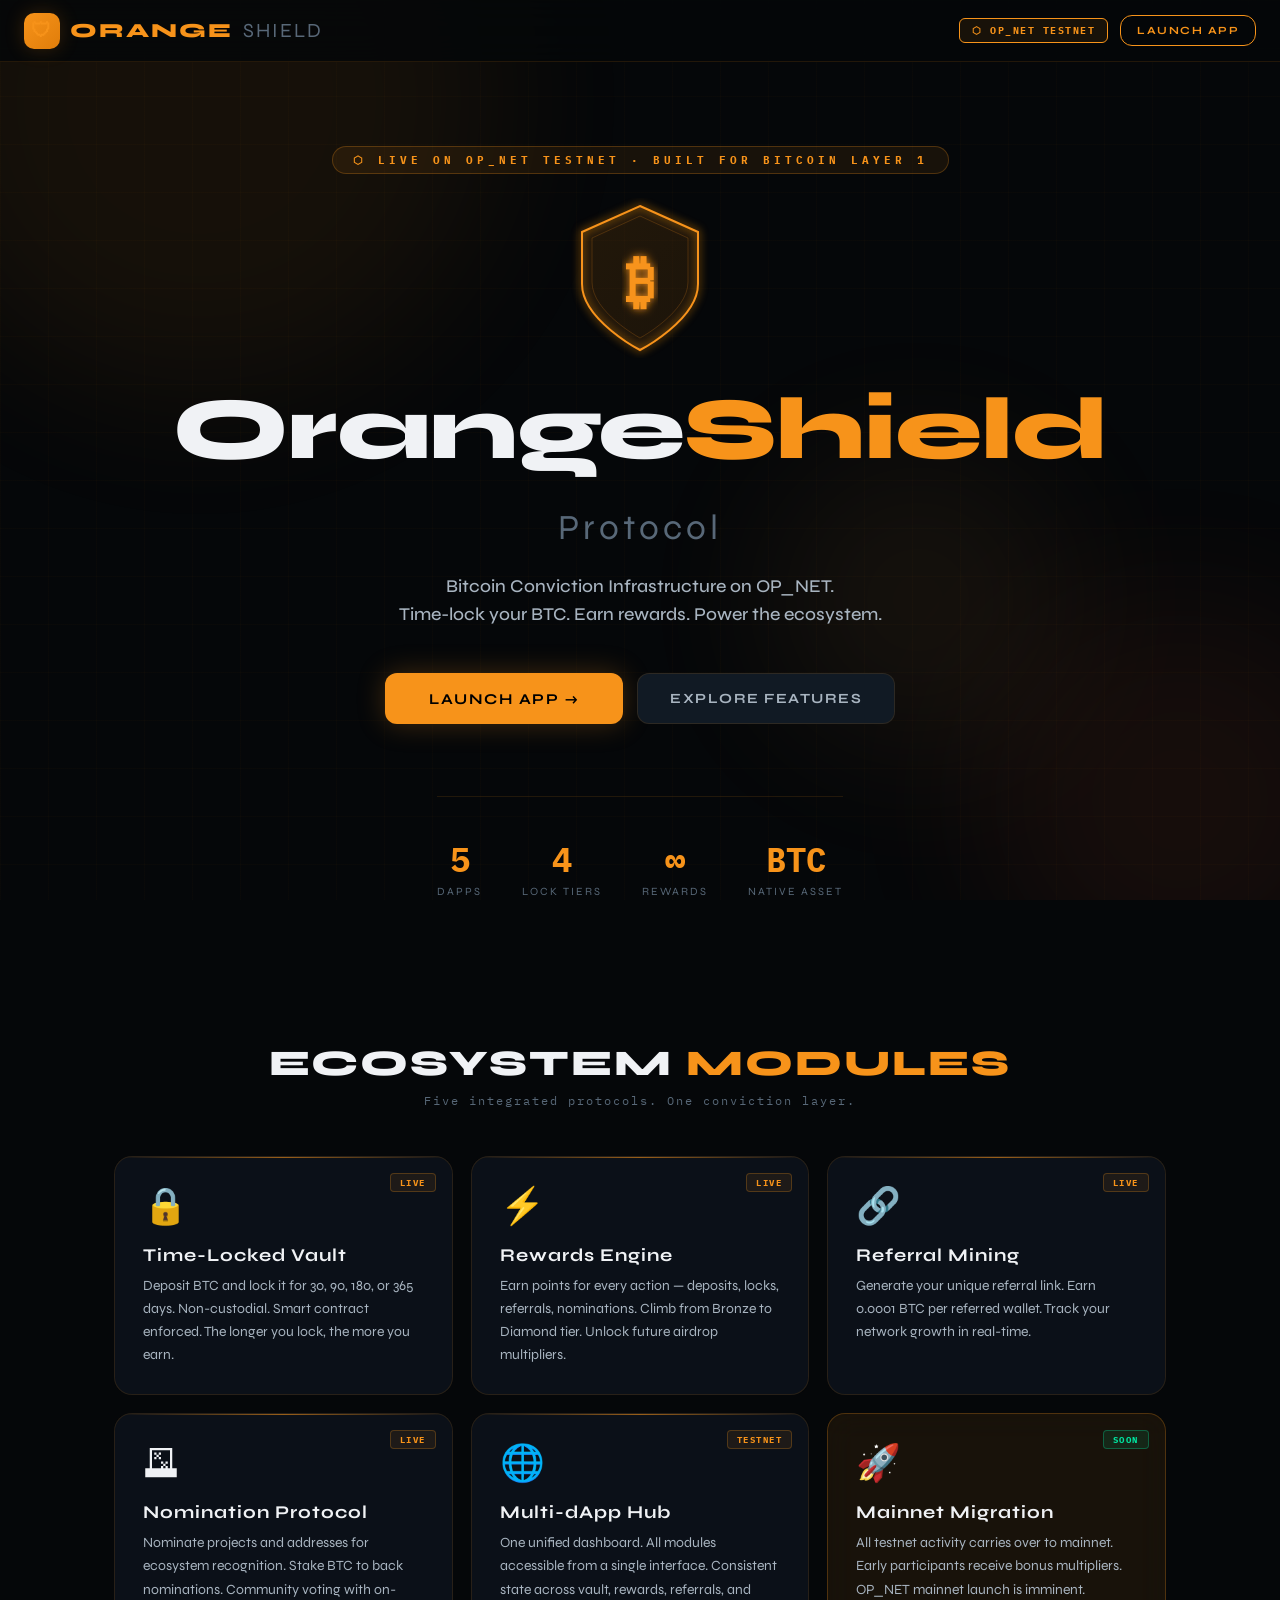
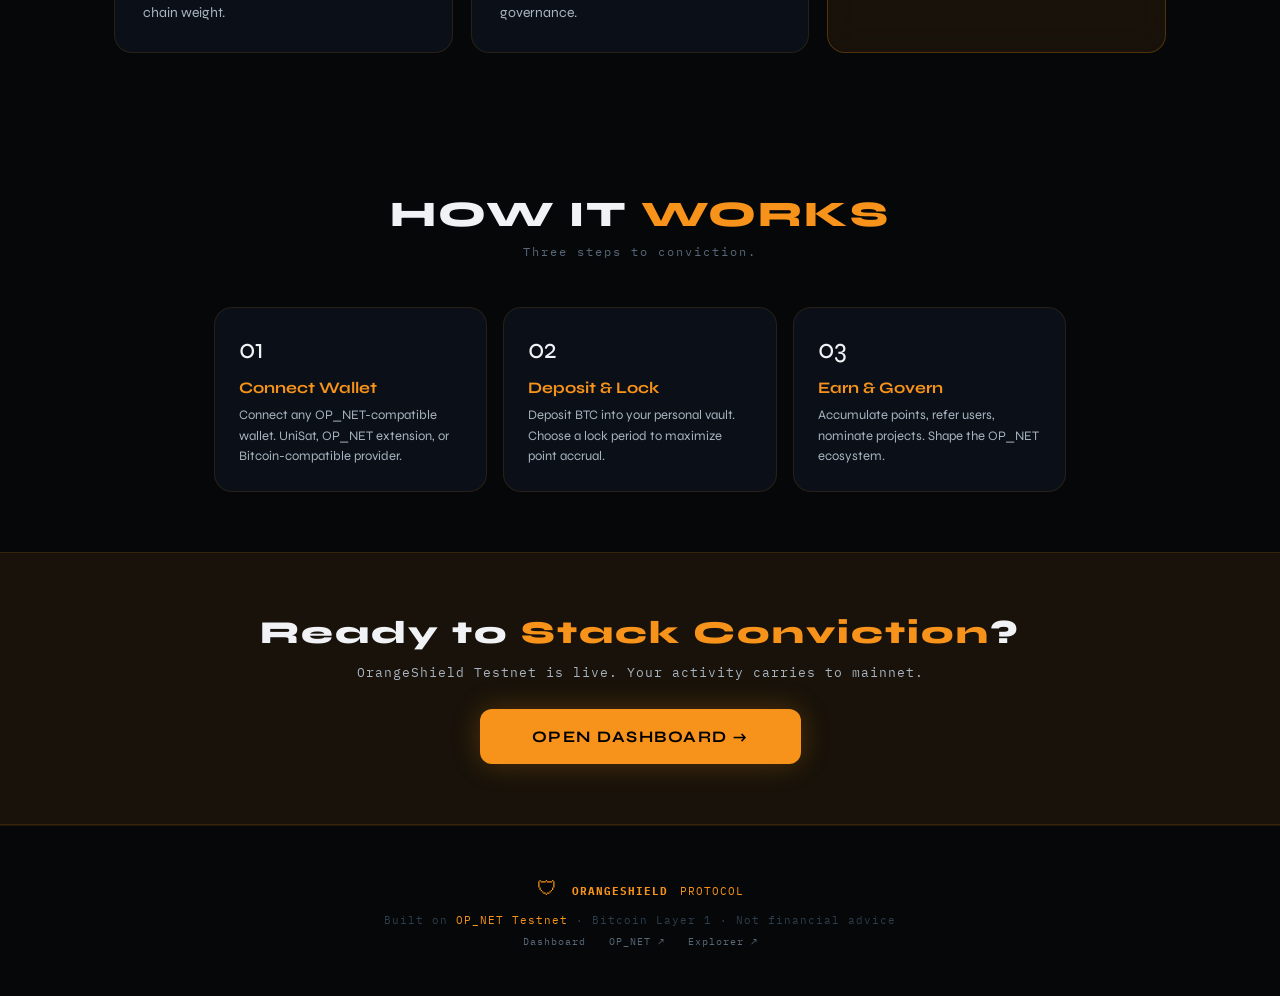
<file: index.html>
<!DOCTYPE html>
<html lang="en">
<head>
  <meta charset="UTF-8" />
  <meta name="viewport" content="width=device-width, initial-scale=1.0" />
  <title>OrangeShield — Bitcoin Conviction Infrastructure on OP_NET</title>
  <link rel="stylesheet" href="style.css" />
  <style>
    /* Auto-redirect banner */
    .reconnect-bar {
      position: fixed; top: var(--topbar-h); left: 0; right: 0; z-index: 150;
      background: rgba(247,147,26,0.12); border-bottom: 1px solid var(--border2);
      padding: 10px 24px; text-align: center;
      font-family: var(--mono); font-size: 12px; color: var(--or);
      display: none;
    }
    .reconnect-bar.show { display: block; }
    .reconnect-bar a { color: var(--or); font-weight: 700; text-decoration: underline; }
  </style>
</head>
<body>
<div class="bg-canvas">
  <div class="bg-orb bg-orb-1"></div>
  <div class="bg-orb bg-orb-2"></div>
  <div class="bg-orb bg-orb-3"></div>
</div>
<div class="grid-overlay"></div>
<div id="toasts"></div>

<!-- TOPBAR -->
<header class="topbar">
  <a href="index.html" class="topbar-logo">
    <div class="logo-mark">🛡</div>
    ORANGE<span style="color:var(--text3);font-weight:400">SHIELD</span>
  </a>
  <div class="topbar-right">
    <span class="net-badge">⬡ OP_NET TESTNET</span>
    <a href="dashboard.html" class="btn btn-outline btn-sm">Launch App</a>
  </div>
</header>

<!-- RECONNECT BAR -->
<div class="reconnect-bar" id="reconnect-bar">
  Wallet session detected. <a href="dashboard.html">→ Resume Dashboard</a>
</div>

<!-- LANDING -->
<div class="landing" style="padding-top: var(--topbar-h);">

  <!-- HERO -->
  <section class="hero-section">
    <div class="hero-eyebrow">⬡ Live on OP_NET Testnet · Built for Bitcoin Layer 1</div>

    <div class="hero-shield">
      <svg viewBox="0 0 140 160" fill="none" xmlns="http://www.w3.org/2000/svg">
        <defs>
          <linearGradient id="sg" x1="0" y1="0" x2="1" y2="1">
            <stop offset="0%" stop-color="#f7931a"/>
            <stop offset="100%" stop-color="#c97616"/>
          </linearGradient>
          <filter id="glow2">
            <feGaussianBlur stdDeviation="4" result="blur"/>
            <feMerge><feMergeNode in="blur"/><feMergeNode in="SourceGraphic"/></feMerge>
          </filter>
        </defs>
        <path d="M70 8 L128 34 L128 86 C128 122 70 152 70 152 C70 152 12 122 12 86 L12 34 Z"
          fill="url(#sg)" opacity="0.12"/>
        <path d="M70 8 L128 34 L128 86 C128 122 70 152 70 152 C70 152 12 122 12 86 L12 34 Z"
          fill="none" stroke="#f7931a" stroke-width="2" filter="url(#glow2)"/>
        <path d="M70 18 L118 40 L118 84 C118 114 70 140 70 140 C70 140 22 114 22 84 L22 40 Z"
          fill="none" stroke="rgba(247,147,26,0.2)" stroke-width="1"/>
        <text x="70" y="104" text-anchor="middle" font-family="Syne,sans-serif"
          font-weight="800" font-size="58" fill="#f7931a" filter="url(#glow2)">₿</text>
      </svg>
    </div>

    <h1 class="hero-title">
      Orange<span class="accent">Shield</span><br/>
      <span class="dim" style="font-size:40%;letter-spacing:4px;">Protocol</span>
    </h1>
    <p class="hero-tagline">
      Bitcoin Conviction Infrastructure on OP_NET.<br/>
      Time-lock your BTC. Earn rewards. Power the ecosystem.
    </p>

    <div class="hero-cta">
      <a href="dashboard.html" class="btn btn-primary" style="font-size:15px;padding:16px 44px;">
        Launch App →
      </a>
      <a href="#features" class="btn btn-ghost" style="font-size:14px;padding:16px 32px;">
        Explore Features
      </a>
    </div>

    <div class="hero-stats">
      <div>
        <div class="hero-stat-val">5</div>
        <div class="hero-stat-lbl">dApps</div>
      </div>
      <div>
        <div class="hero-stat-val">4</div>
        <div class="hero-stat-lbl">Lock Tiers</div>
      </div>
      <div>
        <div class="hero-stat-val">∞</div>
        <div class="hero-stat-lbl">Rewards</div>
      </div>
      <div>
        <div class="hero-stat-val">BTC</div>
        <div class="hero-stat-lbl">Native Asset</div>
      </div>
    </div>
  </section>

  <!-- FEATURES -->
  <section class="features-section" id="features">
    <h2 class="features-title">Ecosystem <span>Modules</span></h2>
    <p class="features-sub">Five integrated protocols. One conviction layer.</p>

    <div class="feat-grid">
      <div class="card card-glow feat-card">
        <span class="feat-ico">🔒</span>
        <span class="feat-tag">LIVE</span>
        <div class="feat-title">Time-Locked Vault</div>
        <p class="feat-desc">
          Deposit BTC and lock it for 30, 90, 180, or 365 days. 
          Non-custodial. Smart contract enforced.
          The longer you lock, the more you earn.
        </p>
      </div>

      <div class="card card-glow feat-card">
        <span class="feat-ico">⚡</span>
        <span class="feat-tag">LIVE</span>
        <div class="feat-title">Rewards Engine</div>
        <p class="feat-desc">
          Earn points for every action — deposits, locks, referrals, nominations.
          Climb from Bronze to Diamond tier.
          Unlock future airdrop multipliers.
        </p>
      </div>

      <div class="card card-glow feat-card">
        <span class="feat-ico">🔗</span>
        <span class="feat-tag">LIVE</span>
        <div class="feat-title">Referral Mining</div>
        <p class="feat-desc">
          Generate your unique referral link. 
          Earn 0.0001 BTC per referred wallet.
          Track your network growth in real-time.
        </p>
      </div>

      <div class="card card-glow feat-card">
        <span class="feat-ico">🗳</span>
        <span class="feat-tag">LIVE</span>
        <div class="feat-title">Nomination Protocol</div>
        <p class="feat-desc">
          Nominate projects and addresses for ecosystem recognition.
          Stake BTC to back nominations.
          Community voting with on-chain weight.
        </p>
      </div>

      <div class="card card-glow feat-card">
        <span class="feat-ico">🌐</span>
        <span class="feat-tag">TESTNET</span>
        <div class="feat-title">Multi-dApp Hub</div>
        <p class="feat-desc">
          One unified dashboard. All modules accessible from a single interface.
          Consistent state across vault, rewards, referrals, and governance.
        </p>
      </div>

      <div class="card feat-card" style="background: var(--or-dim); border-color: var(--border2);">
        <span class="feat-ico">🚀</span>
        <span class="feat-tag" style="background:rgba(0,229,160,0.1);color:var(--green);border-color:rgba(0,229,160,0.3);">SOON</span>
        <div class="feat-title">Mainnet Migration</div>
        <p class="feat-desc">
          All testnet activity carries over to mainnet.
          Early participants receive bonus multipliers.
          OP_NET mainnet launch is imminent.
        </p>
      </div>
    </div>
  </section>

  <!-- HOW IT WORKS -->
  <section style="padding: 60px 24px; max-width:900px; margin: 0 auto; text-align:center;">
    <h2 class="features-title" style="margin-bottom:8px;">How It <span>Works</span></h2>
    <p class="features-sub">Three steps to conviction.</p>
    <div style="display:grid; grid-template-columns:repeat(auto-fill,minmax(240px,1fr)); gap:16px; margin-top:40px; text-align:left;">
      <div class="card" style="padding:24px;">
        <div style="font-size:28px;margin-bottom:12px;">01</div>
        <div style="font-size:16px;font-weight:700;margin-bottom:8px;color:var(--or);">Connect Wallet</div>
        <p style="font-size:13px;color:var(--text2);line-height:1.6;">
          Connect any OP_NET-compatible wallet. UniSat, OP_NET extension, or Bitcoin-compatible provider.
        </p>
      </div>
      <div class="card" style="padding:24px;">
        <div style="font-size:28px;margin-bottom:12px;">02</div>
        <div style="font-size:16px;font-weight:700;margin-bottom:8px;color:var(--or);">Deposit & Lock</div>
        <p style="font-size:13px;color:var(--text2);line-height:1.6;">
          Deposit BTC into your personal vault. Choose a lock period to maximize point accrual.
        </p>
      </div>
      <div class="card" style="padding:24px;">
        <div style="font-size:28px;margin-bottom:12px;">03</div>
        <div style="font-size:16px;font-weight:700;margin-bottom:8px;color:var(--or);">Earn & Govern</div>
        <p style="font-size:13px;color:var(--text2);line-height:1.6;">
          Accumulate points, refer users, nominate projects. Shape the OP_NET ecosystem.
        </p>
      </div>
    </div>
  </section>

  <!-- CTA BAND -->
  <section style="padding:60px 24px; text-align:center; border-top:1px solid var(--border); border-bottom:1px solid var(--border); background:var(--or-dim);">
    <h2 style="font-size:32px;font-weight:800;letter-spacing:2px;margin-bottom:12px;">
      Ready to <span style="color:var(--or);">Stack Conviction</span>?
    </h2>
    <p style="font-family:var(--mono);font-size:13px;color:var(--text2);margin-bottom:28px;letter-spacing:1px;">
      OrangeShield Testnet is live. Your activity carries to mainnet.
    </p>
    <a href="dashboard.html" class="btn btn-primary" style="font-size:16px;padding:18px 52px;">
      Open Dashboard →
    </a>
  </section>

  <!-- FOOTER -->
  <footer class="landing-footer">
    <div style="margin-bottom:12px;">
      <span style="font-size:20px;">🛡</span>
      <span style="color:var(--or);font-weight:700;margin-left:6px;">ORANGESHIELD</span>
      <span style="margin-left:4px;">PROTOCOL</span>
    </div>
    <div>Built on <span>OP_NET Testnet</span> · Bitcoin Layer 1 · Not financial advice</div>
    <div style="margin-top:8px;font-size:10px;">
      <a href="dashboard.html" style="color:var(--text3);margin:0 8px;">Dashboard</a>
      <a href="https://opnet.org" target="_blank" style="color:var(--text3);margin:0 8px;">OP_NET ↗</a>
      <a href="https://explorer.testnet.opnet.org" target="_blank" style="color:var(--text3);margin:0 8px;">Explorer ↗</a>
    </div>
  </footer>
</div>

<script src="wallet.js"></script>
<script>
  document.addEventListener('DOMContentLoaded', () => {
    const saved = localStorage.getItem('opnet_wallet');
    if (saved) {
      const bar = document.getElementById('reconnect-bar');
      if (bar) bar.classList.add('show');
    }
  });
</script>
</body>
</html>
</file>
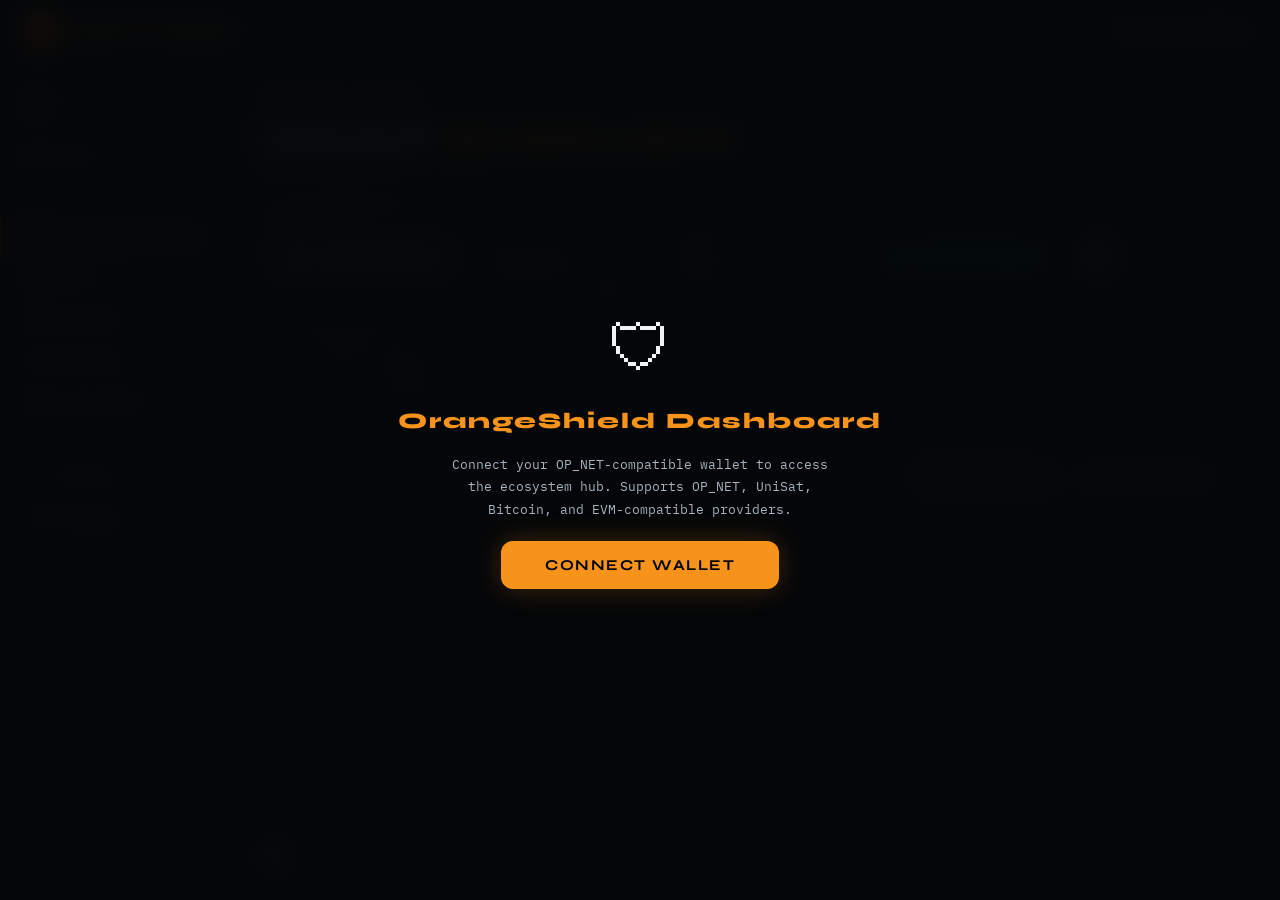
<file: dashboard.html>
<!DOCTYPE html>
<html lang="en">
<head>
  <meta charset="UTF-8"/>
  <meta name="viewport" content="width=device-width,initial-scale=1.0"/>
  <title>OrangeShield — Dashboard</title>
  <link rel="stylesheet" href="style.css"/>
  <style>
    /* Mobile nav strip */
    .mobile-strip {
      display: none;
      position: sticky; top: var(--topbar-h); z-index: 99;
      background: var(--bg1);
      border-bottom: 1px solid var(--border);
      padding: 8px 12px;
      overflow-x: auto; gap: 6px;
    }
    @media(max-width:900px) { .mobile-strip { display: flex; } }
    .ms-btn {
      flex-shrink: 0; padding: 7px 14px; border-radius: 8px;
      border: 1px solid var(--border); background: var(--bg2);
      color: var(--text2); font-family: var(--display); font-weight: 600;
      font-size: 12px; cursor: pointer; transition: all 0.15s;
    }
    .ms-btn.active { border-color: var(--or); color: var(--or); background: var(--or-dim); }
  </style>
</head>
<body>
<div class="bg-canvas">
  <div class="bg-orb bg-orb-1"></div>
  <div class="bg-orb bg-orb-2"></div>
</div>
<div class="grid-overlay"></div>
<div id="toasts"></div>

<!-- GATE OVERLAY -->
<div class="gate" id="gate">
  <div class="gate-ico">🛡</div>
  <div class="gate-title">OrangeShield Dashboard</div>
  <div class="gate-sub">
    Connect your OP_NET-compatible wallet to access the ecosystem hub.
    Supports OP_NET, UniSat, Bitcoin, and EVM-compatible providers.
  </div>
  <button class="btn btn-primary" id="gate-connect-btn" style="font-size:15px;padding:15px 44px;">
    Connect Wallet
  </button>
  <div class="wallet-req-panel" id="wallet-req-panel">
    <h3>⚠ No Wallet Detected</h3>
    <p>
      OrangeShield requires a Bitcoin or OP_NET wallet extension.<br/><br/>
      Install the <a href="https://opnet.org" target="_blank">OP_NET Wallet</a> or
      <a href="https://unisat.io" target="_blank">UniSat Wallet</a>, then refresh.
    </p>
  </div>
  <div class="err-panel" id="gate-err" style="max-width:400px;text-align:left;margin-top:0;">
    <div class="err-title">Connection Error</div>
    <div class="err-msg"></div>
  </div>
</div>

<!-- TOPBAR -->
<header class="topbar">
  <a href="index.html" class="topbar-logo">
    <div class="logo-mark">🛡</div>
    ORANGE<span style="color:var(--text3);font-weight:400">SHIELD</span>
  </a>
  <div class="topbar-right">
    <span class="wallet-chip" id="wallet-chip"></span>
    <span class="net-badge">⬡ OP_NET TESTNET</span>
  </div>
</header>

<!-- AUDIO BTN -->
<button class="audio-btn" id="audio-btn" title="Play ambient">🔇</button>

<div class="app-shell">

  <!-- MOBILE STRIP -->
  <nav class="mobile-strip">
    <button class="ms-btn active" onclick="showSection('overview')">◈ Overview</button>
    <button class="ms-btn" onclick="showSection('vault')">🔒 Vault</button>
    <button class="ms-btn" onclick="showSection('rewards')">⚡ Rewards</button>
    <button class="ms-btn" onclick="showSection('referrals')">🔗 Referrals</button>
    <button class="ms-btn" onclick="showSection('nomination')">🗳 Nominate</button>
    <button class="ms-btn" onclick="showSection('activity')">≡ Activity</button>
    <button class="ms-btn" onclick="showSection('settings')">⚙ Settings</button>
  </nav>

  <!-- SIDEBAR -->
  <nav class="sidebar">
    <div class="sidebar-profile">
      <div class="sidebar-avatar" id="sb-avatar">?</div>
      <div class="sidebar-addr" id="sb-addr">—</div>
      <div class="sidebar-tier" id="sb-tier">🥉 Bronze</div>
    </div>

    <div class="nav-group-label" style="margin-bottom:8px;">Main</div>
    <button class="nav-item active" id="nav-overview"  onclick="showSection('overview')"><span class="nav-icon">◈</span> Overview</button>
    <button class="nav-item" id="nav-vault"      onclick="showSection('vault')"><span class="nav-icon">🔒</span> Vault</button>
    <button class="nav-item" id="nav-rewards"    onclick="showSection('rewards')"><span class="nav-icon">⚡</span> Rewards</button>
    <button class="nav-item" id="nav-referrals"  onclick="showSection('referrals')"><span class="nav-icon">🔗</span> Referrals</button>
    <button class="nav-item" id="nav-nomination" onclick="showSection('nomination')"><span class="nav-icon">🗳</span> Nomination</button>

    <div class="nav-group-label" style="margin-top:16px;margin-bottom:8px;">System</div>
    <button class="nav-item" id="nav-activity" onclick="showSection('activity')"><span class="nav-icon">≡</span> Activity</button>
    <button class="nav-item" id="nav-settings" onclick="showSection('settings')"><span class="nav-icon">⚙</span> Settings</button>

    <div class="sidebar-bottom">
      <button class="btn btn-danger btn-full btn-sm" id="nav-disconnect">
        ⏻ Disconnect
      </button>
      <div style="margin-top:10px;font-family:var(--mono);font-size:9px;color:var(--text4);letter-spacing:1px;text-align:center;">
        OP_NET TESTNET v2.0
      </div>
    </div>
  </nav>

  <!-- MAIN WRAP -->
  <div class="main-wrap">

    <!-- ═══════════════ OVERVIEW ═══════════════ -->
    <section class="section active" id="sec-overview">
      <div class="breadcrumb">
        <span>OrangeShield</span><span class="breadcrumb-sep">/</span>
        <span class="breadcrumb-current">Overview</span>
      </div>
      <div class="page-hdr">
        <div class="page-title">Vault <span>Overview</span></div>
        <div class="page-sub">Real-time ecosystem snapshot · OP_NET Testnet</div>
      </div>

      <div class="stat-grid">
        <div class="card stat-card card-glow" data-icon="₿">
          <div class="stat-label">Vault Balance</div>
          <div class="stat-val orange" id="ov-bal">0.00000000</div>
          <div class="stat-meta">BTC</div>
        </div>
        <div class="card stat-card card-glow" data-icon="🔒">
          <div class="stat-label">Lock Status</div>
          <div id="ov-lock-badge" class="badge badge-unlock" style="margin:8px 0;">● UNLOCKED</div>
          <div class="stat-meta" id="ov-lock-exp">No active lock</div>
        </div>
        <div class="card stat-card card-glow" data-icon="⚡">
          <div class="stat-label">Rewards Points</div>
          <div class="stat-val blue" id="ov-pts">0</div>
          <div class="stat-meta" id="ov-tier">Bronze Tier</div>
        </div>
        <div class="card stat-card card-glow" data-icon="🔗">
          <div class="stat-label">Referral Earnings</div>
          <div class="stat-val green" id="ov-ref-earn">0.00000000</div>
          <div class="stat-meta">BTC earned</div>
        </div>
        <div class="card stat-card card-glow" data-icon="🗳">
          <div class="stat-label">Nominations</div>
          <div class="stat-val" id="ov-noms">0</div>
          <div class="stat-meta">Submitted</div>
        </div>
        <div class="card stat-card card-glow" data-icon="📋">
          <div class="stat-label">Last Transaction</div>
          <div class="stat-val" id="ov-last-tx" style="font-size:13px;font-family:var(--mono);word-break:break-all;">—</div>
          <div class="stat-meta"><a id="ov-tx-link" href="#" target="_blank" style="color:var(--or);display:none;">View ↗</a></div>
        </div>
      </div>

      <!-- Mini vault display -->
      <div class="card card-glow" style="padding:24px;margin-bottom:16px;">
        <div style="display:flex;justify-content:space-between;align-items:center;flex-wrap:wrap;gap:16px;">
          <div>
            <div class="stat-label">Countdown to Unlock</div>
            <div id="ov-countdown">
              <span style="color:var(--text3);font-family:var(--mono);font-size:13px;">No active lock</span>
            </div>
          </div>
          <div style="display:flex;gap:10px;flex-wrap:wrap;">
            <button class="btn btn-outline btn-sm" onclick="showSection('vault')">Open Vault →</button>
            <button class="btn btn-ghost btn-sm" onclick="showSection('rewards')">View Rewards</button>
          </div>
        </div>
      </div>
    </section>

    <!-- ═══════════════ VAULT ═══════════════ -->
    <section class="section" id="sec-vault">
      <div class="breadcrumb">
        <a href="#" onclick="showSection('overview')">Overview</a>
        <span class="breadcrumb-sep">/</span>
        <span class="breadcrumb-current">Vault</span>
      </div>
      <div class="page-hdr">
        <div class="page-title"><span>Vault</span> Manager</div>
        <div class="page-sub">Deposit · Withdraw · Lock · OP_NET Testnet</div>
      </div>

      <!-- Balance banner -->
      <div class="card card-glow" style="padding:22px 26px;margin-bottom:20px;display:flex;align-items:center;justify-content:space-between;flex-wrap:wrap;gap:16px;">
        <div>
          <div class="stat-label">Vault Balance</div>
          <div style="font-size:42px;font-weight:800;color:var(--or);line-height:1;font-family:var(--mono);">
            <span id="vt-bal">0.00000000</span>
            <span style="font-size:18px;color:var(--text3);margin-left:6px;">BTC</span>
          </div>
        </div>
        <div style="text-align:right;">
          <div id="vt-lock-badge" class="badge badge-unlock" style="margin-bottom:6px;">● UNLOCKED</div>
          <div id="vt-lock-exp" style="font-family:var(--mono);font-size:10px;color:var(--text3);">No expiry</div>
        </div>
      </div>

      <!-- Countdown -->
      <div class="card" style="padding:20px;margin-bottom:20px;">
        <div class="stat-label" style="margin-bottom:10px;">Lock Countdown</div>
        <div id="vt-countdown"></div>
      </div>

      <!-- Three panels in grid -->
      <div style="display:grid;grid-template-columns:repeat(auto-fill,minmax(300px,1fr));gap:16px;">

        <!-- Deposit -->
        <div class="card card-glow" style="padding:24px;">
          <div style="font-size:16px;font-weight:700;margin-bottom:16px;letter-spacing:1px;">
            ↓ Deposit BTC
          </div>
          <div class="field">
            <label class="field-label">Amount</label>
            <div class="input-wrap">
              <input type="number" class="field-input" id="dep-amt" placeholder="0.00000000" step="0.00000001" min="0"/>
              <span class="input-unit">BTC</span>
            </div>
          </div>
          <div class="quick-pills">
            <span class="pill" onclick="document.getElementById('dep-amt').value='0.001'">0.001</span>
            <span class="pill" onclick="document.getElementById('dep-amt').value='0.01'">0.01</span>
            <span class="pill" onclick="document.getElementById('dep-amt').value='0.1'">0.1</span>
            <span class="pill" onclick="document.getElementById('dep-amt').value='1'">1 BTC</span>
          </div>
          <button class="btn btn-primary btn-full" id="dep-btn" onclick="handleDeposit()">Deposit BTC</button>
          <div class="tx-box" id="dep-tx"><div class="tx-lbl">✔ Deposit Confirmed</div><div class="tx-hash"></div></div>
        </div>

        <!-- Withdraw -->
        <div class="card card-glow" style="padding:24px;">
          <div style="font-size:16px;font-weight:700;margin-bottom:16px;letter-spacing:1px;">
            ↑ Withdraw BTC
          </div>
          <div class="err-panel show" id="wd-lock-warn" style="display:none;margin-bottom:12px;">
            <div class="err-title">🔒 Vault Locked</div>
            <div class="err-msg" id="wd-lock-msg">Withdrawals blocked until lock expires.</div>
          </div>
          <div id="wd-form">
            <div style="background:var(--bg1);border:1px solid var(--border);border-radius:var(--radius);padding:10px 14px;margin-bottom:12px;">
              <div class="stat-label" style="margin-bottom:2px;">Available</div>
              <div style="font-family:var(--mono);font-size:18px;font-weight:700;color:var(--or);" id="wd-avail">0.00000000 BTC</div>
            </div>
            <div class="field">
              <label class="field-label">Amount</label>
              <div class="input-wrap">
                <input type="number" class="field-input" id="wd-amt" placeholder="0.00000000" step="0.00000001" min="0"/>
                <span class="input-unit">BTC</span>
              </div>
            </div>
            <button class="btn btn-ghost btn-sm btn-full" style="margin-bottom:10px;" onclick="setMaxWd()">MAX</button>
            <button class="btn btn-primary btn-full" id="wd-btn" onclick="handleWithdraw()">Withdraw BTC</button>
          </div>
          <div class="tx-box" id="wd-tx"><div class="tx-lbl">✔ Withdrawal Confirmed</div><div class="tx-hash"></div></div>
        </div>

        <!-- Lock -->
        <div class="card card-glow" style="padding:24px;">
          <div style="font-size:16px;font-weight:700;margin-bottom:16px;letter-spacing:1px;">
            🔐 Lock Vault
          </div>
          <div class="err-panel" id="lock-already" style="display:none;margin-bottom:12px;">
            <div class="err-title">Already Locked</div>
            <div class="err-msg" id="lock-already-msg">Vault is locked.</div>
          </div>
          <div id="lock-form">
            <div class="field-label">Duration</div>
            <div class="dur-grid">
              <button class="dur-btn" id="dur-30" onclick="selDur(30)">30<small>DAYS</small></button>
              <button class="dur-btn" id="dur-90" onclick="selDur(90)">90<small>DAYS</small></button>
              <button class="dur-btn" id="dur-180" onclick="selDur(180)">180<small>DAYS</small></button>
              <button class="dur-btn" id="dur-365" onclick="selDur(365)">365<small>DAYS</small></button>
            </div>
            <div class="card" id="lock-preview-box" style="padding:12px 16px;margin-bottom:14px;display:none;">
              <div class="stat-label" style="margin-bottom:4px;">Lock Preview</div>
              <div id="lock-preview-txt" style="font-family:var(--mono);font-size:12px;color:var(--or);"></div>
              <div id="lock-preview-pts" style="font-family:var(--mono);font-size:10px;color:var(--text3);margin-top:2px;"></div>
            </div>
            <button class="btn btn-primary btn-full" id="lock-btn" onclick="handleLock()" disabled>
              Lock Vault
            </button>
            <div style="margin-top:10px;padding:10px;background:var(--or-dim);border:1px solid var(--border2);border-radius:8px;">
              <p style="font-family:var(--mono);font-size:9px;color:var(--text3);line-height:1.6;letter-spacing:0.5px;">
                ⚠ Locking is irreversible on-chain. Withdrawals are blocked for the full period.
              </p>
            </div>
          </div>
          <div class="tx-box" id="lock-tx"><div class="tx-lbl">✔ Vault Locked</div><div class="tx-hash"></div></div>
        </div>
      </div>
    </section>

    <!-- ═══════════════ REWARDS ═══════════════ -->
    <section class="section" id="sec-rewards">
      <div class="breadcrumb">
        <a href="#" onclick="showSection('overview')">Overview</a><span class="breadcrumb-sep">/</span>
        <span class="breadcrumb-current">Rewards</span>
      </div>
      <div class="page-hdr">
        <div class="page-title">Rewards <span>Engine</span></div>
        <div class="page-sub">Points · Tiers · Multipliers · OP_NET Testnet</div>
      </div>

      <div class="tier-cards" id="tier-cards">
        <!-- Rendered by JS -->
      </div>

      <div class="card card-glow" style="padding:24px;margin-bottom:16px;">
        <div style="display:flex;justify-content:space-between;align-items:center;flex-wrap:wrap;gap:12px;margin-bottom:16px;">
          <div>
            <div class="stat-label">Total Points</div>
            <div style="font-size:48px;font-weight:800;color:var(--or);font-family:var(--mono);line-height:1;" id="rw-pts">0</div>
          </div>
          <div style="text-align:right;">
            <div class="stat-label">Current Tier</div>
            <div id="rw-tier-name" style="font-size:22px;font-weight:700;color:var(--or);">🥉 Bronze</div>
          </div>
        </div>
        <div class="tier-bar">
          <div class="tier-track"><div class="tier-fill" id="rw-tier-fill" style="width:0%"></div></div>
          <div class="tier-info">
            <span id="rw-tier-min">0 pts</span>
            <span id="rw-tier-next">500 pts to Silver</span>
          </div>
        </div>
      </div>

      <div style="display:grid;grid-template-columns:repeat(auto-fill,minmax(220px,1fr));gap:14px;margin-bottom:20px;">
        <div class="card stat-card" data-icon="↓"><div class="stat-label">Deposit Points</div><div class="stat-val orange" id="rw-dep-pts">0</div><div class="stat-meta">1000 pts per BTC</div></div>
        <div class="card stat-card" data-icon="🔒"><div class="stat-label">Lock Points</div><div class="stat-val blue" id="rw-lock-pts">0</div><div class="stat-meta">10 pts per day</div></div>
        <div class="card stat-card" data-icon="🔗"><div class="stat-label">Referral Points</div><div class="stat-val green" id="rw-ref-pts">0</div><div class="stat-meta">150 pts per referral</div></div>
        <div class="card stat-card" data-icon="🗳"><div class="stat-label">Nomination Points</div><div class="stat-val" id="rw-nom-pts">0</div><div class="stat-meta">200 pts per nom</div></div>
      </div>

      <div class="card" style="padding:20px;">
        <div class="stat-label" style="margin-bottom:12px;">How to Earn Points</div>
        <div style="display:grid;grid-template-columns:repeat(auto-fill,minmax(200px,1fr));gap:10px;">
          <div style="padding:12px;background:var(--bg2);border-radius:var(--radius);font-size:13px;">
            <div style="color:var(--or);font-weight:700;margin-bottom:4px;">Deposit BTC</div>
            <div style="color:var(--text2);">1,000 pts per BTC deposited</div>
          </div>
          <div style="padding:12px;background:var(--bg2);border-radius:var(--radius);font-size:13px;">
            <div style="color:var(--blue);font-weight:700;margin-bottom:4px;">Lock Vault</div>
            <div style="color:var(--text2);">10 pts per lock day (300–3,650 pts)</div>
          </div>
          <div style="padding:12px;background:var(--bg2);border-radius:var(--radius);font-size:13px;">
            <div style="color:var(--green);font-weight:700;margin-bottom:4px;">Refer Users</div>
            <div style="color:var(--text2);">150 pts per successful referral</div>
          </div>
          <div style="padding:12px;background:var(--bg2);border-radius:var(--radius);font-size:13px;">
            <div style="color:var(--purple);font-weight:700;margin-bottom:4px;">Nominate</div>
            <div style="color:var(--text2);">200 pts per nomination · 25 per vote</div>
          </div>
        </div>
      </div>
    </section>

    <!-- ═══════════════ REFERRALS ═══════════════ -->
    <section class="section" id="sec-referrals">
      <div class="breadcrumb">
        <a href="#" onclick="showSection('overview')">Overview</a><span class="breadcrumb-sep">/</span>
        <span class="breadcrumb-current">Referrals</span>
      </div>
      <div class="page-hdr">
        <div class="page-title">Referral <span>Mining</span></div>
        <div class="page-sub">Generate · Share · Earn · OP_NET Testnet</div>
      </div>

      <div style="display:grid;grid-template-columns:repeat(auto-fill,minmax(200px,1fr));gap:14px;margin-bottom:24px;">
        <div class="card stat-card" data-icon="👥"><div class="stat-label">Total Referrals</div><div class="stat-val orange" id="rf-count">0</div><div class="stat-meta">Unique wallets</div></div>
        <div class="card stat-card" data-icon="₿"><div class="stat-label">BTC Earned</div><div class="stat-val green" id="rf-earn">0.00000000</div><div class="stat-meta">From referrals</div></div>
        <div class="card stat-card" data-icon="⚡"><div class="stat-label">Points Earned</div><div class="stat-val blue" id="rf-pts">0</div><div class="stat-meta">150 pts per ref</div></div>
      </div>

      <div class="card card-glow" style="padding:24px;margin-bottom:16px;">
        <div style="font-size:16px;font-weight:700;letter-spacing:1px;margin-bottom:16px;">
          🔗 Your Referral Link
        </div>
        <div class="ref-link-box">
          <input class="ref-link-input" id="ref-link-input" readonly value="Connect wallet to generate"/>
          <button class="ref-copy-btn" onclick="copyRef()">COPY</button>
        </div>
        <p style="font-family:var(--mono);font-size:11px;color:var(--text3);line-height:1.6;">
          Share this link. When a new wallet connects via your link, you earn 0.0001 BTC and 150 points.
          Rewards are tracked on-chain and visible in your activity log.
        </p>
      </div>

      <div class="card" style="padding:24px;">
        <div style="font-size:15px;font-weight:700;letter-spacing:1px;margin-bottom:14px;">Referred Wallets</div>
        <div id="rf-list">
          <div style="text-align:center;padding:28px;font-family:var(--mono);font-size:12px;color:var(--text3);">
            No referrals yet. Share your link to get started.
          </div>
        </div>
      </div>
    </section>

    <!-- ═══════════════ NOMINATION ═══════════════ -->
    <section class="section" id="sec-nomination">
      <div class="breadcrumb">
        <a href="#" onclick="showSection('overview')">Overview</a><span class="breadcrumb-sep">/</span>
        <span class="breadcrumb-current">Nomination</span>
      </div>
      <div class="page-hdr">
        <div class="page-title">Nomination <span>Protocol</span></div>
        <div class="page-sub">Nominate · Stake · Vote · OP_NET Testnet</div>
      </div>

      <div style="display:grid;grid-template-columns:1fr 1fr;gap:20px;">
        <!-- Submit form -->
        <div>
          <div class="card card-glow" style="padding:24px;">
            <div style="font-size:16px;font-weight:700;letter-spacing:1px;margin-bottom:20px;">
              + Submit Nomination
            </div>
            <div class="field">
              <label class="field-label">Project / Name</label>
              <input type="text" class="field-input" id="nom-name" placeholder="Project or wallet name"/>
            </div>
            <div class="field">
              <label class="field-label">Address to Nominate</label>
              <input type="text" class="field-input" id="nom-addr" placeholder="0x... or Bitcoin address"/>
            </div>
            <div class="field">
              <label class="field-label">Description</label>
              <textarea class="field-textarea" id="nom-desc" placeholder="Why nominate this project?"></textarea>
            </div>
            <div class="field">
              <label class="field-label">Stake Amount (BTC)</label>
              <div class="input-wrap">
                <input type="number" class="field-input" id="nom-stake" placeholder="0.001" step="0.0001" min="0"/>
                <span class="input-unit">BTC</span>
              </div>
            </div>
            <button class="btn btn-primary btn-full" id="nom-btn" onclick="handleNominate()">
              Submit Nomination
            </button>
            <div class="tx-box" id="nom-tx"><div class="tx-lbl">✔ Nomination Submitted</div><div class="tx-hash"></div></div>
          </div>
        </div>

        <!-- Nominations list -->
        <div>
          <div style="font-size:15px;font-weight:700;letter-spacing:1px;margin-bottom:14px;">
            Active Nominations
          </div>
          <div id="nom-list">
            <div style="padding:28px;text-align:center;font-family:var(--mono);font-size:12px;color:var(--text3);">
              No nominations yet. Be the first to nominate.
            </div>
          </div>
        </div>
      </div>
    </section>

    <!-- ═══════════════ ACTIVITY ═══════════════ -->
    <section class="section" id="sec-activity">
      <div class="breadcrumb">
        <a href="#" onclick="showSection('overview')">Overview</a><span class="breadcrumb-sep">/</span>
        <span class="breadcrumb-current">Activity</span>
      </div>
      <div class="page-hdr">
        <div class="page-title">Transaction <span>Activity</span></div>
        <div class="page-sub">Complete vault history · OP_NET Testnet</div>
      </div>

      <div class="card act-table">
        <div class="act-head">
          <div>Type</div><div>Hash</div><div>Amount</div><div>Time</div>
        </div>
        <div id="act-list">
          <div class="act-empty">No transactions recorded yet.</div>
        </div>
      </div>
    </section>

    <!-- ═══════════════ SETTINGS ═══════════════ -->
    <section class="section" id="sec-settings">
      <div class="breadcrumb">
        <a href="#" onclick="showSection('overview')">Overview</a><span class="breadcrumb-sep">/</span>
        <span class="breadcrumb-current">Settings</span>
      </div>
      <div class="page-hdr">
        <div class="page-title">Account <span>Settings</span></div>
        <div class="page-sub">Preferences · Network · Session</div>
      </div>

      <div class="card" style="overflow:hidden;margin-bottom:16px;">
        <div class="settings-row">
          <div>
            <div class="settings-key">Connected Wallet</div>
            <div class="settings-val" id="set-wallet">—</div>
          </div>
        </div>
        <div class="settings-row">
          <div>
            <div class="settings-key">Network</div>
            <div class="settings-val">OP_NET Testnet · Chain ID: 0xOPTEST</div>
          </div>
          <span class="badge badge-or">TESTNET</span>
        </div>
        <div class="settings-row">
          <div>
            <div class="settings-key">Explorer</div>
            <div class="settings-val">explorer.testnet.opnet.org</div>
          </div>
          <a href="https://explorer.testnet.opnet.org" target="_blank" class="btn btn-ghost btn-sm">Open ↗</a>
        </div>
        <div class="settings-row">
          <div>
            <div class="settings-key">Ambient Audio</div>
            <div class="settings-val">Soft ambient tone during session</div>
          </div>
          <button class="btn btn-ghost btn-sm" onclick="toggleAudio(document.getElementById('audio-btn'))">Toggle</button>
        </div>
        <div class="settings-row">
          <div>
            <div class="settings-key">Clear Local Data</div>
            <div class="settings-val">Reset vault, rewards, and activity cache</div>
          </div>
          <button class="btn btn-danger btn-sm" onclick="clearData()">Clear</button>
        </div>
        <div class="settings-row">
          <div>
            <div class="settings-key">Disconnect Session</div>
            <div class="settings-val">Remove wallet connection</div>
          </div>
          <button class="btn btn-danger btn-sm" onclick="handleDisconnect()">Disconnect</button>
        </div>
      </div>
    </section>

  </div>
</div>

<script src="wallet.js"></script>
<script src="opnet-testnet.js"></script>
<script src="app.js"></script>
<script>
// ─── Vault ─────────────────────────────────────────────────────────────────

let _lockDur = null;

function selDur(days) {
  _lockDur = days;
  [30,90,180,365].forEach(d => document.getElementById('dur-' + d).classList.remove('sel'));
  document.getElementById('dur-' + days).classList.add('sel');

  const expiry = new Date(Date.now() + days * 86400000);
  const pts = days * 10;
  document.getElementById('lock-preview-txt').textContent =
    `Unlock: ${expiry.toLocaleDateString('en-US',{month:'short',day:'numeric',year:'numeric'})}`;
  document.getElementById('lock-preview-pts').textContent =
    `Earn +${pts} points`;
  document.getElementById('lock-preview-box').style.display = 'block';
  document.getElementById('lock-btn').disabled = false;
}

async function handleDeposit() {
  const amt = parseFloat(document.getElementById('dep-amt').value);
  if (isNaN(amt) || amt <= 0) { toast('Invalid Amount','Enter a valid BTC amount','err'); return; }
  const btn = document.getElementById('dep-btn');
  hideTxBox('dep-tx');
  setBtnLoading(btn, 'Broadcasting...');
  try {
    const res = await depositBTC(amt);
    showTxBox('dep-tx', res.txHash);
    document.getElementById('dep-amt').value = '';
    toast('Deposit Confirmed', `+${amt} BTC added to vault`, 'ok');
    refreshVault(); refreshOverview();
  } catch(e) { toast('Deposit Failed', e.message, 'err'); }
  finally { setBtnDone(btn); }
}

function setMaxWd() {
  const addr = WalletManager.getAddress();
  if (!addr) return;
  const v = VaultDB.get(addr);
  document.getElementById('wd-amt').value = v.balance;
}

async function handleWithdraw() {
  const amt = parseFloat(document.getElementById('wd-amt').value);
  if (isNaN(amt) || amt <= 0) { toast('Invalid Amount','Enter a valid BTC amount','err'); return; }
  const btn = document.getElementById('wd-btn');
  hideTxBox('wd-tx');
  setBtnLoading(btn, 'Processing...');
  try {
    const res = await withdrawBTC(amt);
    showTxBox('wd-tx', res.txHash);
    document.getElementById('wd-amt').value = '';
    toast('Withdrawal Confirmed', `-${amt} BTC withdrawn`, 'ok');
    refreshVault(); refreshOverview();
  } catch(e) { toast('Withdrawal Failed', e.message, 'err'); }
  finally { setBtnDone(btn); }
}

async function handleLock() {
  if (!_lockDur) { toast('No Duration', 'Select a lock duration', 'err'); return; }
  const btn = document.getElementById('lock-btn');
  hideTxBox('lock-tx');
  setBtnLoading(btn, 'Locking Vault...');
  try {
    const res = await lockVault(_lockDur);
    showTxBox('lock-tx', res.txHash);
    toast('Vault Locked!', `Locked for ${_lockDur} days`, 'ok');
    _lockDur = null;
    [30,90,180,365].forEach(d => document.getElementById('dur-' + d).classList.remove('sel'));
    document.getElementById('lock-preview-box').style.display = 'none';
    btn.disabled = true;
    refreshVault(); refreshOverview();
  } catch(e) { toast('Lock Failed', e.message, 'err'); }
  finally { setBtnDone(btn); }
}

async function refreshVault() {
  const addr = WalletManager.getAddress(); if (!addr) return;
  const state = await getVaultState();

  document.getElementById('vt-bal').textContent = state.balance.toFixed(8);
  document.getElementById('wd-avail').textContent = state.balance.toFixed(8) + ' BTC';

  const lBadge = document.getElementById('vt-lock-badge');
  const lExp   = document.getElementById('vt-lock-exp');
  const warnEl = document.getElementById('wd-lock-warn');
  const wdForm = document.getElementById('wd-form');
  const lockForm = document.getElementById('lock-form');
  const alreadyEl = document.getElementById('lock-already');

  if (state.locked) {
    lBadge.className = 'badge badge-lock'; lBadge.textContent = '🔒 LOCKED';
    const d = new Date(state.lockExpiry).toLocaleDateString();
    lExp.textContent = `Until ${d}`;
    warnEl.style.display = 'block';
    document.getElementById('wd-lock-msg').textContent = `Locked until ${d}`;
    wdForm.style.opacity = '0.4'; wdForm.style.pointerEvents = 'none';
    alreadyEl.style.display = 'block';
    document.getElementById('lock-already-msg').textContent = `Vault locked until ${d}`;
    lockForm.style.opacity = '0.4'; lockForm.style.pointerEvents = 'none';
  } else {
    lBadge.className = 'badge badge-unlock'; lBadge.textContent = '● UNLOCKED';
    lExp.textContent = 'No expiry';
    warnEl.style.display = 'none';
    wdForm.style.opacity = ''; wdForm.style.pointerEvents = '';
    alreadyEl.style.display = 'none';
    lockForm.style.opacity = ''; lockForm.style.pointerEvents = '';
  }

  renderCountdown('vt-countdown', state.locked ? state.lockExpiry : null);
}

// ─── Overview ──────────────────────────────────────────────────────────────

async function refreshOverview() {
  const addr = WalletManager.getAddress(); if (!addr) return;
  const [vault, rewards, refs] = await Promise.all([getVaultState(), getRewardsState(), getReferralState()]);
  const tier = RewardsDB.getTier(rewards.points);
  const noms = NominationsDB.all().filter(n => n.nominator === addr);

  document.getElementById('ov-bal').textContent      = vault.balance.toFixed(8);
  document.getElementById('ov-pts').textContent      = rewards.points;
  document.getElementById('ov-tier').textContent     = `${tier.icon} ${tier.name} Tier`;
  document.getElementById('ov-ref-earn').textContent = refs.earned.toFixed(8);
  document.getElementById('ov-noms').textContent     = noms.length;

  const lBadge = document.getElementById('ov-lock-badge');
  const lExp   = document.getElementById('ov-lock-exp');
  if (vault.locked) {
    lBadge.className = 'badge badge-lock'; lBadge.textContent = '🔒 LOCKED';
    lExp.textContent = 'Until ' + new Date(vault.lockExpiry).toLocaleDateString();
  } else {
    lBadge.className = 'badge badge-unlock'; lBadge.textContent = '● UNLOCKED';
    lExp.textContent = 'No active lock';
  }

  const txEl   = document.getElementById('ov-last-tx');
  const txLink = document.getElementById('ov-tx-link');
  if (vault.lastTxHash) {
    txEl.textContent = vault.lastTxHash.slice(0, 20) + '…';
    txLink.href = `${OPNET_TESTNET.explorer}/tx/${vault.lastTxHash}`;
    txLink.style.display = 'inline';
  }

  renderCountdown('ov-countdown', vault.locked ? vault.lockExpiry : null);
  updateWalletUI();
}

// ─── Rewards ───────────────────────────────────────────────────────────────

function refreshRewards() {
  const addr = WalletManager.getAddress(); if (!addr) return;
  const r    = RewardsDB.get(addr);
  const tier = RewardsDB.getTier(r.points);

  document.getElementById('rw-pts').textContent      = r.points;
  document.getElementById('rw-tier-name').textContent = `${tier.icon} ${tier.name}`;
  document.getElementById('rw-dep-pts').textContent  = r.depositPts;
  document.getElementById('rw-lock-pts').textContent = r.lockPts;
  document.getElementById('rw-ref-pts').textContent  = r.refPts;
  document.getElementById('rw-nom-pts').textContent  = r.nomPts;

  // Tier progress bar
  const fill = tier.max === Infinity ? 100 :
    Math.min(100, Math.round(((r.points - tier.min) / (tier.max - tier.min)) * 100));
  document.getElementById('rw-tier-fill').style.width = fill + '%';
  document.getElementById('rw-tier-min').textContent  = tier.min + ' pts';
  const nextTier = tier.max === Infinity ? 'Max tier reached!' : `${tier.max - r.points} pts to next`;
  document.getElementById('rw-tier-next').textContent = nextTier;

  // Tier cards
  const tiers = [
    { name:'Bronze',  icon:'🥉', min:0,     max:500  },
    { name:'Silver',  icon:'🥈', min:500,   max:3000 },
    { name:'Gold',    icon:'🥇', min:3000,  max:10000},
    { name:'Diamond', icon:'💎', min:10000, max:Infinity }
  ];
  const cont = document.getElementById('tier-cards');
  cont.innerHTML = tiers.map(t => `
    <div class="tier-card ${tier.name === t.name ? 'current' : ''}">
      <div class="tier-ico">${t.icon}</div>
      <div class="tier-name">${t.name}</div>
      <div class="tier-pts">${t.max === Infinity ? `${t.min}+` : `${t.min}–${t.max}`} <span>pts</span></div>
    </div>
  `).join('');
}

// ─── Referrals ─────────────────────────────────────────────────────────────

function refreshReferrals() {
  const addr = WalletManager.getAddress(); if (!addr) return;
  const r = ReferralDB.get(addr);

  document.getElementById('rf-count').textContent = r.count;
  document.getElementById('rf-earn').textContent  = r.earned.toFixed(8);
  document.getElementById('rf-pts').textContent   = r.count * 150;

  const link = `${window.location.origin}${window.location.pathname}?ref=${addr}`;
  document.getElementById('ref-link-input').value = link;

  const listEl = document.getElementById('rf-list');
  if (r.refs.length === 0) {
    listEl.innerHTML = '<div style="text-align:center;padding:28px;font-family:var(--mono);font-size:12px;color:var(--text3);">No referrals yet. Share your link to get started.</div>';
  } else {
    listEl.innerHTML = r.refs.map((ra, i) => `
      <div style="display:flex;align-items:center;justify-content:space-between;padding:12px 16px;border-bottom:1px solid var(--border);">
        <div>
          <div style="font-family:var(--mono);font-size:12px;color:var(--text);">${ra.slice(0,16)}…${ra.slice(-6)}</div>
          <div style="font-family:var(--mono);font-size:10px;color:var(--text3);">Referral #${i+1}</div>
        </div>
        <div style="color:var(--green);font-family:var(--mono);font-size:12px;">+0.0001 BTC</div>
      </div>
    `).join('');
  }
}

function copyRef() {
  const v = document.getElementById('ref-link-input').value;
  if (v.includes('Connect wallet')) { toast('Not Ready', 'Connect wallet first', 'err'); return; }
  navigator.clipboard.writeText(v).then(() => toast('Copied!', 'Referral link copied', 'ok'));
}

// ─── Nomination ─────────────────────────────────────────────────────────────

async function handleNominate() {
  const name  = document.getElementById('nom-name').value.trim();
  const addr  = document.getElementById('nom-addr').value.trim();
  const desc  = document.getElementById('nom-desc').value.trim();
  const stake = document.getElementById('nom-stake').value;
  if (!name || !addr || !desc || !stake) { toast('Missing Fields', 'Fill all fields', 'err'); return; }
  const btn = document.getElementById('nom-btn');
  hideTxBox('nom-tx');
  setBtnLoading(btn, 'Submitting...');
  try {
    const res = await submitNomination({ name, nomAddr: addr, description: desc, stake });
    showTxBox('nom-tx', res.txHash);
    ['nom-name','nom-addr','nom-desc','nom-stake'].forEach(id => document.getElementById(id).value = '');
    toast('Nomination Submitted!', name + ' nominated', 'ok');
    refreshNomination(); refreshOverview();
  } catch(e) { toast('Failed', e.message, 'err'); }
  finally { setBtnDone(btn); }
}

async function handleVote(nomId) {
  try {
    await voteNomination(nomId);
    toast('Vote Cast!', '+25 points earned', 'ok');
    refreshNomination();
  } catch(e) { toast('Vote Failed', e.message, 'err'); }
}

async function refreshNomination() {
  const res = await getAllNominations();
  const cont = document.getElementById('nom-list');
  const addr = WalletManager.getAddress();
  if (!res.nominations || res.nominations.length === 0) {
    cont.innerHTML = '<div style="padding:28px;text-align:center;font-family:var(--mono);font-size:12px;color:var(--text3);">No nominations yet. Be the first to nominate.</div>';
    return;
  }
  cont.innerHTML = res.nominations.slice(0, 20).map(n => {
    const voted = n.voters && n.voters.includes(addr);
    return `
    <div class="card nom-card">
      <div class="nom-avatar">${n.name[0].toUpperCase()}</div>
      <div class="nom-info">
        <div class="nom-name">${n.name}</div>
        <div class="nom-desc">${n.description.slice(0,80)}${n.description.length>80?'…':''}</div>
        <div class="nom-addr">${n.address.slice(0,20)}… · Stake: ${n.stake} BTC</div>
      </div>
      <div class="nom-actions">
        <div>
          <div class="vote-count">${n.votes}</div>
          <div class="vote-lbl">votes</div>
        </div>
        <button class="btn btn-sm ${voted ? 'btn-ghost' : 'btn-outline'}"
          onclick="handleVote('${n.id}')" ${voted ? 'disabled' : ''}>
          ${voted ? '✔ Voted' : '↑ Vote'}
        </button>
      </div>
    </div>`;
  }).join('');
}

// ─── Activity ──────────────────────────────────────────────────────────────

async function refreshActivity() {
  const res = await getActivity();
  const cont = document.getElementById('act-list');
  if (!res.activity || res.activity.length === 0) {
    cont.innerHTML = '<div class="act-empty">No transactions recorded yet.</div>'; return;
  }
  cont.innerHTML = res.activity.map(a => {
    const url  = `${OPNET_TESTNET.explorer}/tx/${a.txHash}`;
    const short = a.txHash.slice(0,18) + '…' + a.txHash.slice(-8);
    const t    = new Date(a.ts).toLocaleString('en-US',{month:'short',day:'numeric',hour:'2-digit',minute:'2-digit'});
    return `
      <div class="act-row">
        <span class="act-type ${a.type.slice(0,3)}">${a.type.toUpperCase()}</span>
        <span class="act-hash"><a href="${url}" target="_blank">${short}</a></span>
        <span class="act-amt" style="font-family:var(--mono);font-size:11px;">${a.amount}</span>
        <span class="act-time">${t}</span>
      </div>
    `;
  }).join('');
}

// ─── Settings ──────────────────────────────────────────────────────────────

function refreshSettings() {
  const addr = WalletManager.getAddress();
  const el = document.getElementById('set-wallet');
  if (el) el.textContent = addr || '—';
}

function clearData() {
  if (!confirm('Clear all local vault data? This cannot be undone.')) return;
  ['opnet_vault_v2','opnet_rewards_v2','opnet_refs_v2','opnet_noms_v2','opnet_activity_v2'].forEach(k => localStorage.removeItem(k));
  toast('Data Cleared', 'All local data removed', 'info');
  refreshOverview(); refreshVault();
}

// Mobile strip sync
document.addEventListener('DOMContentLoaded', () => {
  document.querySelectorAll('.ms-btn').forEach(btn => {
    btn.addEventListener('click', () => {
      document.querySelectorAll('.ms-btn').forEach(b => b.classList.remove('active'));
      btn.classList.add('active');
    });
  });
});
</script>
</body>
</html>
</file>
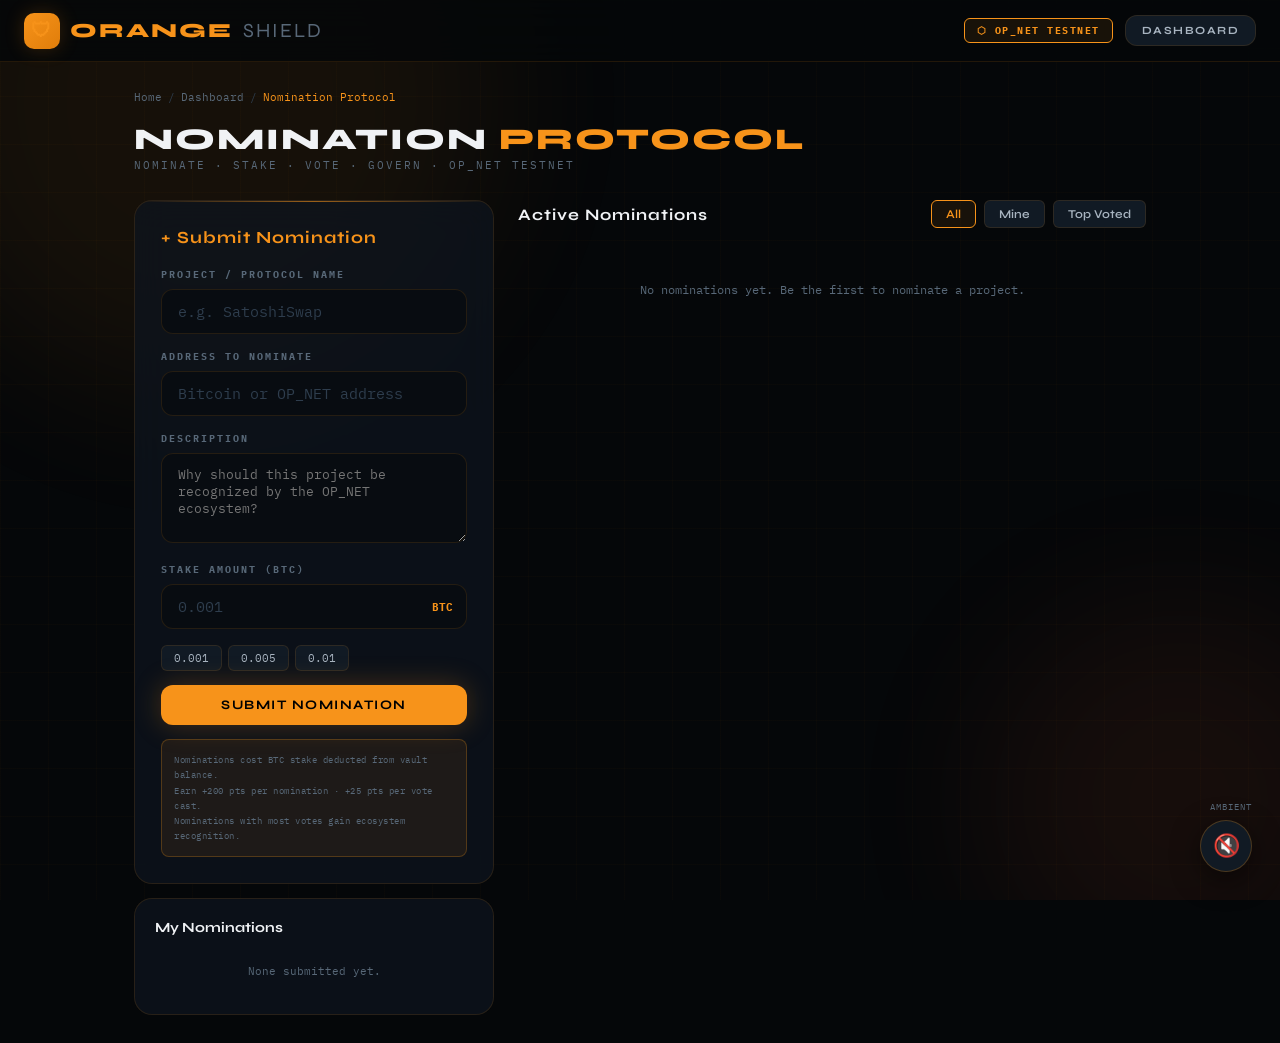
<file: nomination.html>
<!DOCTYPE html>
<html lang="en">
<head>
  <meta charset="UTF-8"/>
  <meta name="viewport" content="width=device-width,initial-scale=1.0"/>
  <title>OrangeShield — Nomination Protocol</title>
  <link rel="stylesheet" href="style.css"/>
  <style>
    .nom-feed { display: flex; flex-direction: column; gap: 12px; }
    .filter-bar {
      display: flex; gap: 8px; flex-wrap: wrap; margin-bottom: 16px;
    }
    .filter-btn {
      padding: 6px 14px; border-radius: 6px;
      background: var(--bg3); border: 1px solid var(--border);
      color: var(--text2); font-family: var(--display); font-weight: 600;
      font-size: 12px; cursor: pointer; transition: all 0.15s;
    }
    .filter-btn.active { border-color: var(--or); color: var(--or); background: var(--or-dim); }
    .audio-fab {
      position: fixed; bottom: 28px; right: 28px; z-index: 200;
      width: 52px; height: 52px;
      background: var(--bg3); border: 1px solid var(--border2);
      border-radius: 50%; display: flex; align-items: center; justify-content: center;
      font-size: 22px; cursor: pointer; box-shadow: 0 8px 28px rgba(0,0,0,0.5);
      transition: all 0.2s;
    }
    .audio-fab:hover { border-color: var(--or); background: var(--or-dim); transform: scale(1.05); }
    .audio-label {
      position: fixed; bottom: 88px; right: 28px; z-index: 200;
      font-family: var(--mono); font-size: 9px; letter-spacing: 1px;
      color: var(--text3); text-align: center; white-space: nowrap;
    }
  </style>
</head>
<body>
<div class="bg-canvas">
  <div class="bg-orb bg-orb-1"></div>
  <div class="bg-orb bg-orb-2"></div>
</div>
<div class="grid-overlay"></div>
<div id="toasts"></div>

<header class="topbar">
  <a href="index.html" class="topbar-logo">
    <div class="logo-mark">🛡</div>
    ORANGE<span style="color:var(--text3);font-weight:400">SHIELD</span>
  </a>
  <div class="topbar-right">
    <span class="wallet-chip" id="wallet-chip"></span>
    <span class="net-badge">⬡ OP_NET TESTNET</span>
    <a href="dashboard.html" class="btn btn-ghost btn-sm">Dashboard</a>
  </div>
</header>

<!-- Audio FAB -->
<div class="audio-label" id="audio-label">AMBIENT</div>
<button class="audio-fab" id="audio-fab" title="Toggle ambient audio" onclick="toggleAudio(this)">🔇</button>

<div class="app-shell" style="padding-top:var(--topbar-h);">
  <div style="max-width:1060px;margin:0 auto;padding:28px 24px;">
    <div class="breadcrumb">
      <a href="index.html">Home</a><span class="breadcrumb-sep">/</span>
      <a href="dashboard.html">Dashboard</a><span class="breadcrumb-sep">/</span>
      <span class="breadcrumb-current">Nomination Protocol</span>
    </div>
    <div class="page-hdr">
      <div class="page-title">Nomination <span>Protocol</span></div>
      <div class="page-sub">Nominate · Stake · Vote · Govern · OP_NET Testnet</div>
    </div>

    <div style="display:grid;grid-template-columns:360px 1fr;gap:24px;">

      <!-- Left: Submit form -->
      <div>
        <div class="card card-glow" style="padding:26px;">
          <div style="font-size:17px;font-weight:700;letter-spacing:1px;margin-bottom:20px;color:var(--or);">
            + Submit Nomination
          </div>
          <div class="field">
            <label class="field-label">Project / Protocol Name</label>
            <input type="text" class="field-input" id="nom-name" placeholder="e.g. SatoshiSwap"/>
          </div>
          <div class="field">
            <label class="field-label">Address to Nominate</label>
            <input type="text" class="field-input" id="nom-addr" placeholder="Bitcoin or OP_NET address"/>
          </div>
          <div class="field">
            <label class="field-label">Description</label>
            <textarea class="field-textarea" id="nom-desc" placeholder="Why should this project be recognized by the OP_NET ecosystem?"></textarea>
          </div>
          <div class="field">
            <label class="field-label">Stake Amount (BTC)</label>
            <div class="input-wrap">
              <input type="number" class="field-input" id="nom-stake" placeholder="0.001" step="0.0001" min="0.0001"/>
              <span class="input-unit">BTC</span>
            </div>
          </div>
          <div class="quick-pills">
            <span class="pill" onclick="document.getElementById('nom-stake').value='0.001'">0.001</span>
            <span class="pill" onclick="document.getElementById('nom-stake').value='0.005'">0.005</span>
            <span class="pill" onclick="document.getElementById('nom-stake').value='0.01'">0.01</span>
          </div>
          <button class="btn btn-primary btn-full" id="nom-btn" onclick="handleNominate()">
            Submit Nomination
          </button>
          <div class="tx-box" id="nom-tx"><div class="tx-lbl">✔ Nomination Submitted</div><div class="tx-hash"></div></div>
          <div style="margin-top:14px;padding:12px;background:var(--or-dim);border:1px solid var(--border2);border-radius:8px;">
            <p style="font-family:var(--mono);font-size:9px;color:var(--text3);line-height:1.7;letter-spacing:0.5px;">
              Nominations cost BTC stake deducted from vault balance.<br/>
              Earn +200 pts per nomination · +25 pts per vote cast.<br/>
              Nominations with most votes gain ecosystem recognition.
            </p>
          </div>
        </div>

        <!-- My nominations -->
        <div class="card" style="padding:20px;margin-top:14px;">
          <div style="font-size:14px;font-weight:700;margin-bottom:12px;">My Nominations</div>
          <div id="my-noms">
            <div style="font-family:var(--mono);font-size:11px;color:var(--text3);text-align:center;padding:16px;">
              None submitted yet.
            </div>
          </div>
        </div>
      </div>

      <!-- Right: Feed -->
      <div>
        <div style="display:flex;align-items:center;justify-content:space-between;flex-wrap:wrap;gap:10px;margin-bottom:14px;">
          <div style="font-size:16px;font-weight:700;letter-spacing:1px;">Active Nominations</div>
          <div class="filter-bar" style="margin-bottom:0;">
            <button class="filter-btn active" onclick="setFilter('all',this)">All</button>
            <button class="filter-btn" onclick="setFilter('mine',this)">Mine</button>
            <button class="filter-btn" onclick="setFilter('top',this)">Top Voted</button>
          </div>
        </div>
        <div class="nom-feed" id="nom-list">
          <div style="padding:40px;text-align:center;font-family:var(--mono);font-size:12px;color:var(--text3);">
            No nominations yet. Be the first to nominate a project.
          </div>
        </div>
      </div>
    </div>
  </div>
</div>

<script src="wallet.js"></script>
<script src="opnet-testnet.js"></script>
<script src="app.js"></script>
<script>
let _allNoms = [];
let _filter  = 'all';

function setFilter(f, btn) {
  _filter = f;
  document.querySelectorAll('.filter-btn').forEach(b => b.classList.remove('active'));
  btn.classList.add('active');
  renderNoms();
}

function renderNoms() {
  const addr = WalletManager.getAddress();
  let list = [..._allNoms];

  if (_filter === 'mine')  list = list.filter(n => n.nominator === addr);
  if (_filter === 'top')   list = list.sort((a,b) => b.votes - a.votes);

  const cont = document.getElementById('nom-list');
  if (list.length === 0) {
    cont.innerHTML = '<div style="padding:40px;text-align:center;font-family:var(--mono);font-size:12px;color:var(--text3);">No nominations found.</div>';
    return;
  }

  cont.innerHTML = list.map(n => {
    const voted  = n.voters && n.voters.includes(addr);
    const isMine = n.nominator === addr;
    const date   = new Date(n.ts).toLocaleDateString('en-US',{month:'short',day:'numeric',year:'numeric'});
    return `
    <div class="card nom-card" style="padding:18px 20px;">
      <div class="nom-avatar" style="${isMine ? 'border-color:var(--or);background:var(--or-dim);' : ''}">
        ${n.name[0].toUpperCase()}
      </div>
      <div class="nom-info">
        <div style="display:flex;align-items:center;gap:8px;flex-wrap:wrap;">
          <div class="nom-name">${n.name}</div>
          ${isMine ? '<span class="badge badge-or" style="font-size:8px;padding:2px 8px;">MINE</span>' : ''}
        </div>
        <div class="nom-desc">${n.description}</div>
        <div style="display:flex;gap:12px;margin-top:4px;flex-wrap:wrap;">
          <div class="nom-addr">${n.address.slice(0,20)}…</div>
          <div style="font-family:var(--mono);font-size:9px;color:var(--text3);">Stake: ${n.stake} BTC</div>
          <div style="font-family:var(--mono);font-size:9px;color:var(--text3);">${date}</div>
        </div>
      </div>
      <div class="nom-actions" style="flex-direction:column;text-align:center;min-width:80px;">
        <div class="vote-count">${n.votes}</div>
        <div class="vote-lbl">votes</div>
        <button class="btn btn-sm ${voted ? 'btn-ghost' : 'btn-outline'}" style="margin-top:8px;min-width:72px;"
          onclick="handleVote('${n.id}')" ${voted ? 'disabled' : ''}>
          ${voted ? '✔ Voted' : '↑ Vote'}
        </button>
      </div>
    </div>`;
  }).join('');
}

function renderMyNoms() {
  const addr = WalletManager.getAddress();
  const mine = _allNoms.filter(n => n.nominator === addr);
  const cont = document.getElementById('my-noms');
  if (mine.length === 0) {
    cont.innerHTML = '<div style="font-family:var(--mono);font-size:11px;color:var(--text3);text-align:center;padding:16px;">None submitted yet.</div>';
  } else {
    cont.innerHTML = mine.slice(0,5).map(n => `
      <div style="display:flex;justify-content:space-between;align-items:center;padding:8px 0;border-bottom:1px solid var(--border);">
        <div>
          <div style="font-size:13px;font-weight:600;">${n.name}</div>
          <div style="font-family:var(--mono);font-size:9px;color:var(--text3);">Stake: ${n.stake} BTC</div>
        </div>
        <div style="text-align:right;">
          <div style="font-family:var(--mono);font-size:14px;font-weight:700;color:var(--or);">${n.votes}</div>
          <div style="font-family:var(--mono);font-size:9px;color:var(--text3);">votes</div>
        </div>
      </div>
    `).join('');
  }
}

async function handleNominate() {
  const name  = document.getElementById('nom-name').value.trim();
  const addr  = document.getElementById('nom-addr').value.trim();
  const desc  = document.getElementById('nom-desc').value.trim();
  const stake = document.getElementById('nom-stake').value;
  if (!name || !addr || !desc || !stake) { toast('Missing Fields', 'All fields are required', 'err'); return; }
  const btn = document.getElementById('nom-btn');
  hideTxBox('nom-tx');
  setBtnLoading(btn, 'Submitting...');
  try {
    const res = await submitNomination({ name, nomAddr: addr, description: desc, stake });
    showTxBox('nom-tx', res.txHash);
    ['nom-name','nom-addr','nom-desc','nom-stake'].forEach(id => document.getElementById(id).value = '');
    toast('Nomination Submitted!', name + ' is live', 'ok');
    await initPage();
  } catch(e) { toast('Failed', e.message, 'err'); }
  finally { setBtnDone(btn); }
}

async function handleVote(id) {
  try {
    await voteNomination(id);
    toast('Vote Cast!', '+25 points earned', 'ok');
    await initPage();
  } catch(e) { toast('Vote Failed', e.message, 'err'); }
}

async function initPage() {
  const res = await getAllNominations();
  _allNoms = res.nominations || [];
  renderNoms();
  renderMyNoms();
}

document.addEventListener('DOMContentLoaded', () => {
  if (WalletManager.isConnected()) initPage();

  // Update audio fab label on toggle
  const fab = document.getElementById('audio-fab');
  if (fab) {
    const origToggle = window.toggleAudio;
    window.toggleAudio = function(btn) {
      origToggle(btn || fab);
    };
  }
});
</script>
</body>
</html>
</file>
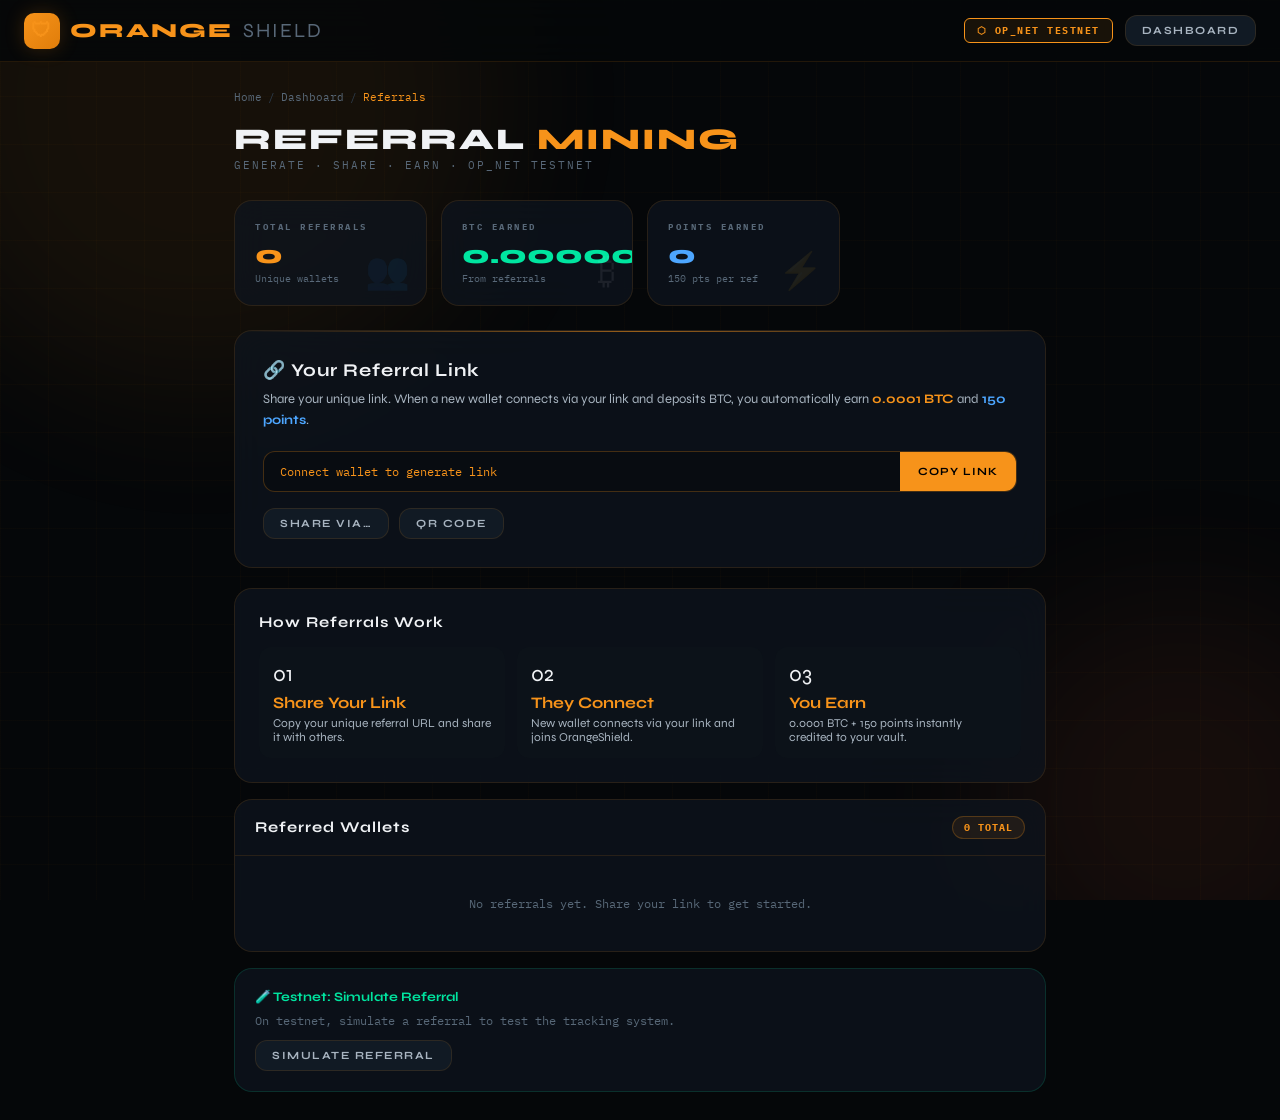
<file: referrals.html>
<!DOCTYPE html>
<html lang="en">
<head>
  <meta charset="UTF-8"/>
  <meta name="viewport" content="width=device-width,initial-scale=1.0"/>
  <title>OrangeShield — Referrals</title>
  <link rel="stylesheet" href="style.css"/>
</head>
<body>
<div class="bg-canvas">
  <div class="bg-orb bg-orb-1"></div>
  <div class="bg-orb bg-orb-2"></div>
</div>
<div class="grid-overlay"></div>
<div id="toasts"></div>

<header class="topbar">
  <a href="index.html" class="topbar-logo">
    <div class="logo-mark">🛡</div>
    ORANGE<span style="color:var(--text3);font-weight:400">SHIELD</span>
  </a>
  <div class="topbar-right">
    <span class="wallet-chip" id="wallet-chip"></span>
    <span class="net-badge">⬡ OP_NET TESTNET</span>
    <a href="dashboard.html" class="btn btn-ghost btn-sm">Dashboard</a>
  </div>
</header>

<div class="app-shell" style="padding-top:var(--topbar-h);">
  <div style="max-width:860px;margin:0 auto;padding:28px 24px;">
    <div class="breadcrumb">
      <a href="index.html">Home</a><span class="breadcrumb-sep">/</span>
      <a href="dashboard.html">Dashboard</a><span class="breadcrumb-sep">/</span>
      <span class="breadcrumb-current">Referrals</span>
    </div>
    <div class="page-hdr">
      <div class="page-title">Referral <span>Mining</span></div>
      <div class="page-sub">Generate · Share · Earn · OP_NET Testnet</div>
    </div>

    <div class="stat-grid" style="margin-bottom:24px;">
      <div class="card stat-card" data-icon="👥"><div class="stat-label">Total Referrals</div><div class="stat-val orange" id="rf-count">0</div><div class="stat-meta">Unique wallets</div></div>
      <div class="card stat-card" data-icon="₿"><div class="stat-label">BTC Earned</div><div class="stat-val green" id="rf-earn">0.00000000</div><div class="stat-meta">From referrals</div></div>
      <div class="card stat-card" data-icon="⚡"><div class="stat-label">Points Earned</div><div class="stat-val blue" id="rf-pts">0</div><div class="stat-meta">150 pts per ref</div></div>
    </div>

    <div class="card card-glow" style="padding:28px;margin-bottom:20px;">
      <div style="font-size:18px;font-weight:700;letter-spacing:1px;margin-bottom:8px;">🔗 Your Referral Link</div>
      <p style="font-size:13px;color:var(--text2);margin-bottom:20px;line-height:1.6;">
        Share your unique link. When a new wallet connects via your link and deposits BTC,
        you automatically earn <strong style="color:var(--or);">0.0001 BTC</strong> and
        <strong style="color:var(--blue);">150 points</strong>.
      </p>
      <div class="ref-link-box">
        <input class="ref-link-input" id="ref-link-input" readonly value="Connect wallet to generate link"/>
        <button class="ref-copy-btn" onclick="copyRef()">COPY LINK</button>
      </div>
      <div style="display:flex;gap:10px;flex-wrap:wrap;margin-top:12px;">
        <button class="btn btn-ghost btn-sm" onclick="shareRef()">Share via…</button>
        <button class="btn btn-ghost btn-sm" onclick="generateQR()">QR Code</button>
      </div>
    </div>

    <div class="card" style="padding:24px;margin-bottom:16px;">
      <div style="font-size:15px;font-weight:700;margin-bottom:16px;letter-spacing:1px;">How Referrals Work</div>
      <div style="display:grid;grid-template-columns:repeat(auto-fill,minmax(220px,1fr));gap:12px;">
        <div style="padding:14px;background:var(--bg2);border-radius:var(--radius);">
          <div style="font-size:22px;margin-bottom:6px;">01</div>
          <div style="font-weight:700;color:var(--or);margin-bottom:4px;">Share Your Link</div>
          <div style="font-size:12px;color:var(--text2);">Copy your unique referral URL and share it with others.</div>
        </div>
        <div style="padding:14px;background:var(--bg2);border-radius:var(--radius);">
          <div style="font-size:22px;margin-bottom:6px;">02</div>
          <div style="font-weight:700;color:var(--or);margin-bottom:4px;">They Connect</div>
          <div style="font-size:12px;color:var(--text2);">New wallet connects via your link and joins OrangeShield.</div>
        </div>
        <div style="padding:14px;background:var(--bg2);border-radius:var(--radius);">
          <div style="font-size:22px;margin-bottom:6px;">03</div>
          <div style="font-weight:700;color:var(--or);margin-bottom:4px;">You Earn</div>
          <div style="font-size:12px;color:var(--text2);">0.0001 BTC + 150 points instantly credited to your vault.</div>
        </div>
      </div>
    </div>

    <div class="card" style="overflow:hidden;">
      <div style="padding:16px 20px;border-bottom:1px solid var(--border);display:flex;align-items:center;justify-content:space-between;">
        <div style="font-size:15px;font-weight:700;letter-spacing:1px;">Referred Wallets</div>
        <span id="rf-badge" class="badge badge-or">0 total</span>
      </div>
      <div id="rf-list">
        <div style="padding:40px;text-align:center;font-family:var(--mono);font-size:12px;color:var(--text3);">
          No referrals yet. Share your link to get started.
        </div>
      </div>
    </div>

    <!-- Simulate referral for testing -->
    <div class="card" style="padding:20px;margin-top:16px;border-color:rgba(0,229,160,0.15);">
      <div style="font-size:13px;font-weight:700;color:var(--green);margin-bottom:8px;">🧪 Testnet: Simulate Referral</div>
      <p style="font-size:12px;color:var(--text3);margin-bottom:12px;font-family:var(--mono);">
        On testnet, simulate a referral to test the tracking system.
      </p>
      <button class="btn btn-ghost btn-sm" onclick="simulateRef()">Simulate Referral</button>
    </div>
  </div>
</div>

<script src="wallet.js"></script>
<script src="opnet-testnet.js"></script>
<script src="app.js"></script>
<script>
function initPage() {
  const addr = WalletManager.getAddress(); if (!addr) return;
  const r = ReferralDB.get(addr);
  document.getElementById('rf-count').textContent = r.count;
  document.getElementById('rf-earn').textContent  = r.earned.toFixed(8);
  document.getElementById('rf-pts').textContent   = r.count * 150;
  document.getElementById('rf-badge').textContent = r.count + ' total';
  const link = `${window.location.origin}${window.location.pathname.replace('referrals.html','dashboard.html')}?ref=${addr}`;
  document.getElementById('ref-link-input').value = link;
  const listEl = document.getElementById('rf-list');
  if (r.refs.length === 0) {
    listEl.innerHTML = '<div style="padding:40px;text-align:center;font-family:var(--mono);font-size:12px;color:var(--text3);">No referrals yet. Share your link to get started.</div>';
  } else {
    listEl.innerHTML = r.refs.map((ra, i) => `
      <div style="display:flex;align-items:center;justify-content:space-between;padding:14px 20px;border-bottom:1px solid var(--border);">
        <div style="display:flex;align-items:center;gap:12px;">
          <div style="width:36px;height:36px;background:var(--bg3);border:1px solid var(--border2);border-radius:50%;display:flex;align-items:center;justify-content:center;font-size:14px;">👛</div>
          <div>
            <div style="font-family:var(--mono);font-size:12px;color:var(--text);">${ra.slice(0,20)}…${ra.slice(-6)}</div>
            <div style="font-family:var(--mono);font-size:10px;color:var(--text3);">Referral #${i+1}</div>
          </div>
        </div>
        <div style="text-align:right;">
          <div style="color:var(--green);font-family:var(--mono);font-size:13px;font-weight:700;">+0.0001 BTC</div>
          <div style="font-family:var(--mono);font-size:10px;color:var(--text3);">+150 pts</div>
        </div>
      </div>
    `).join('');
  }
}
function copyRef() {
  const v = document.getElementById('ref-link-input').value;
  if (v.includes('Connect wallet')) { toast('Not Connected', 'Connect wallet first', 'err'); return; }
  navigator.clipboard.writeText(v).then(() => toast('Copied!', 'Referral link copied to clipboard', 'ok'));
}
function shareRef() {
  const v = document.getElementById('ref-link-input').value;
  if (v.includes('Connect wallet')) { toast('Not Connected', 'Connect wallet first', 'err'); return; }
  if (navigator.share) {
    navigator.share({ title: 'Join OrangeShield', text: 'Join me on OrangeShield — Bitcoin Conviction Infrastructure on OP_NET!', url: v });
  } else {
    copyRef();
  }
}
function generateQR() { toast('QR Code', 'QR generation coming soon', 'info'); }
function simulateRef() {
  const addr = WalletManager.getAddress();
  if (!addr) { toast('Not Connected', 'Connect wallet first', 'err'); return; }
  const fakeAddr = '0xSIM' + Math.random().toString(36).slice(2, 12).toUpperCase();
  ReferralDB.addReferral(addr, fakeAddr);
  toast('Referral Simulated', 'New referral tracked: ' + fakeAddr.slice(0,12) + '…', 'ok');
  initPage();
}
document.addEventListener('DOMContentLoaded', () => { if (WalletManager.isConnected()) initPage(); });
</script>
</body>
</html>
</file>
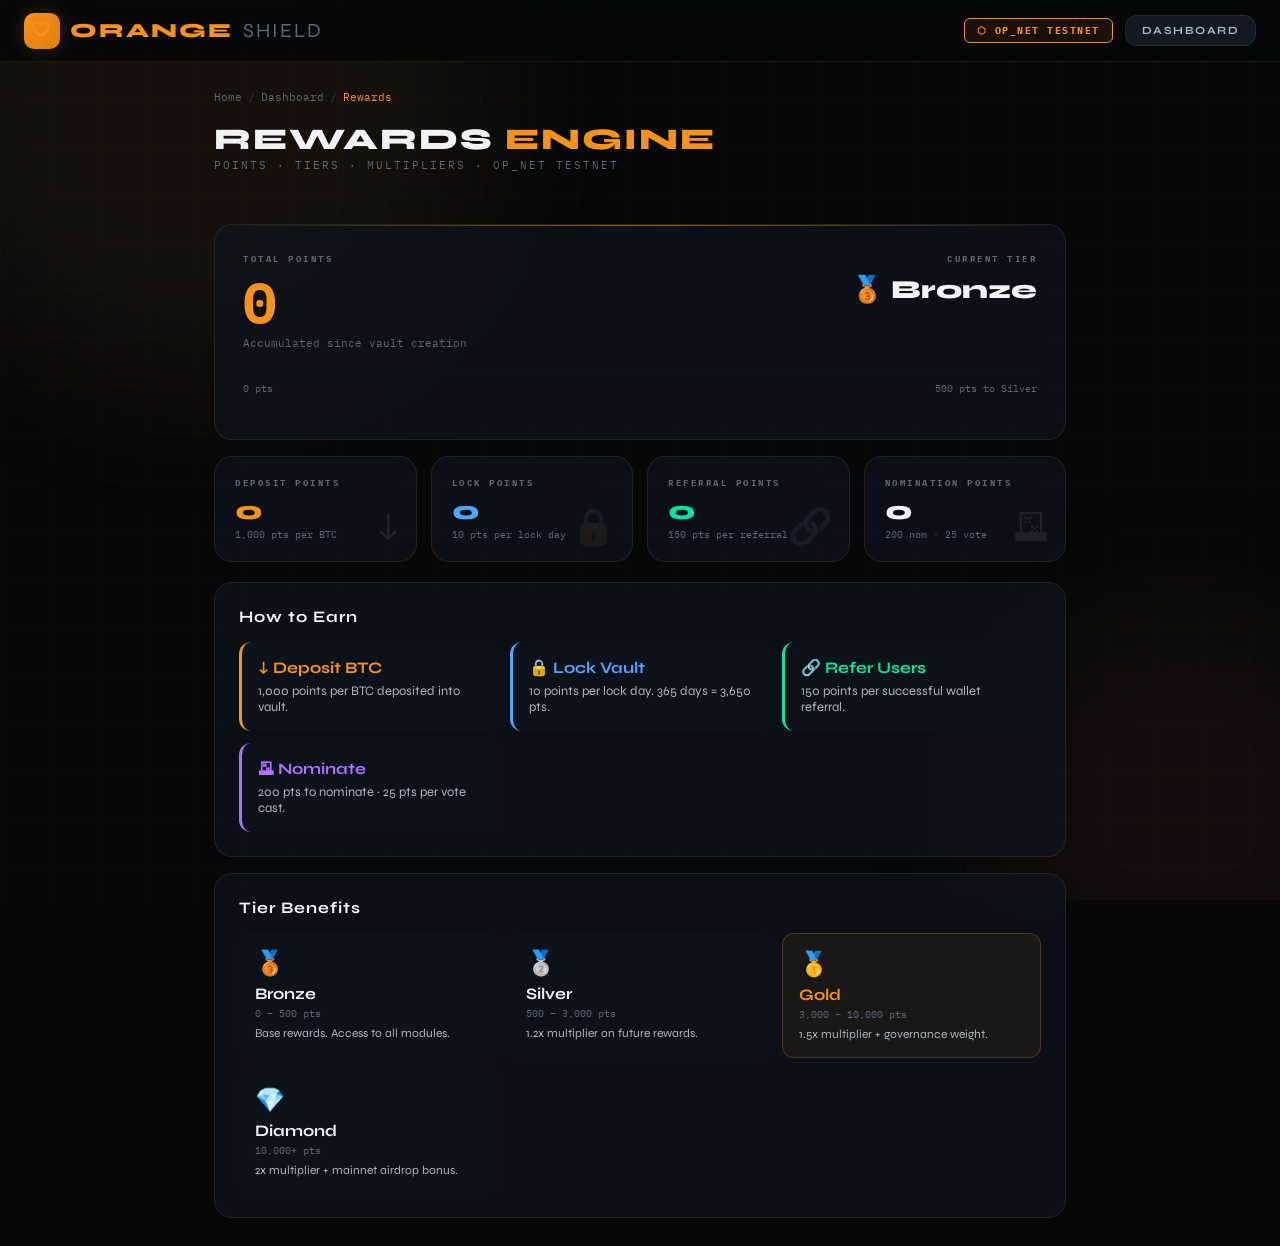
<file: rewards.html>
<!DOCTYPE html>
<html lang="en">
<head>
  <meta charset="UTF-8"/>
  <meta name="viewport" content="width=device-width,initial-scale=1.0"/>
  <title>OrangeShield — Rewards</title>
  <link rel="stylesheet" href="style.css"/>
</head>
<body>
<div class="bg-canvas">
  <div class="bg-orb bg-orb-1"></div>
  <div class="bg-orb bg-orb-2"></div>
</div>
<div class="grid-overlay"></div>
<div id="toasts"></div>

<header class="topbar">
  <a href="index.html" class="topbar-logo">
    <div class="logo-mark">🛡</div>
    ORANGE<span style="color:var(--text3);font-weight:400">SHIELD</span>
  </a>
  <div class="topbar-right">
    <span class="wallet-chip" id="wallet-chip"></span>
    <span class="net-badge">⬡ OP_NET TESTNET</span>
    <a href="dashboard.html" class="btn btn-ghost btn-sm">Dashboard</a>
  </div>
</header>

<div class="app-shell" style="padding-top:var(--topbar-h);">
  <div style="max-width:900px;margin:0 auto;padding:28px 24px;">
    <div class="breadcrumb">
      <a href="index.html">Home</a><span class="breadcrumb-sep">/</span>
      <a href="dashboard.html">Dashboard</a><span class="breadcrumb-sep">/</span>
      <span class="breadcrumb-current">Rewards</span>
    </div>
    <div class="page-hdr">
      <div class="page-title">Rewards <span>Engine</span></div>
      <div class="page-sub">Points · Tiers · Multipliers · OP_NET Testnet</div>
    </div>

    <!-- Tier cards -->
    <div class="tier-cards" id="tier-cards" style="margin-bottom:24px;"></div>

    <!-- Points display -->
    <div class="card card-glow" style="padding:28px;margin-bottom:16px;">
      <div style="display:flex;justify-content:space-between;align-items:flex-start;flex-wrap:wrap;gap:20px;margin-bottom:20px;">
        <div>
          <div class="stat-label">Total Points</div>
          <div style="font-size:56px;font-weight:800;color:var(--or);font-family:var(--mono);line-height:1;" id="rw-pts">0</div>
          <div style="font-family:var(--mono);font-size:11px;color:var(--text3);margin-top:6px;">Accumulated since vault creation</div>
        </div>
        <div style="text-align:right;">
          <div class="stat-label">Current Tier</div>
          <div id="rw-tier-name" style="font-size:26px;font-weight:800;">🥉 Bronze</div>
          <div id="rw-tier-sub" style="font-family:var(--mono);font-size:10px;color:var(--text3);margin-top:4px;"></div>
        </div>
      </div>
      <div class="tier-bar">
        <div class="tier-track"><div class="tier-fill" id="rw-tier-fill" style="width:0%"></div></div>
        <div class="tier-info">
          <span id="rw-tier-min">0 pts</span>
          <span id="rw-tier-next">500 pts to Silver</span>
        </div>
      </div>
    </div>

    <!-- Breakdown -->
    <div class="stat-grid" style="margin-bottom:20px;">
      <div class="card stat-card" data-icon="↓"><div class="stat-label">Deposit Points</div><div class="stat-val orange" id="rw-dep-pts">0</div><div class="stat-meta">1,000 pts per BTC</div></div>
      <div class="card stat-card" data-icon="🔒"><div class="stat-label">Lock Points</div><div class="stat-val blue" id="rw-lock-pts">0</div><div class="stat-meta">10 pts per lock day</div></div>
      <div class="card stat-card" data-icon="🔗"><div class="stat-label">Referral Points</div><div class="stat-val green" id="rw-ref-pts">0</div><div class="stat-meta">150 pts per referral</div></div>
      <div class="card stat-card" data-icon="🗳"><div class="stat-label">Nomination Points</div><div class="stat-val" id="rw-nom-pts">0</div><div class="stat-meta">200 nom · 25 vote</div></div>
    </div>

    <!-- Earning guide -->
    <div class="card" style="padding:24px;">
      <div style="font-size:16px;font-weight:700;margin-bottom:16px;letter-spacing:1px;">How to Earn</div>
      <div style="display:grid;grid-template-columns:repeat(auto-fill,minmax(210px,1fr));gap:12px;">
        <div style="padding:16px;background:var(--bg2);border-radius:var(--radius);border-left:3px solid var(--or);">
          <div style="font-weight:700;color:var(--or);margin-bottom:6px;">↓ Deposit BTC</div>
          <div style="font-size:13px;color:var(--text2);">1,000 points per BTC deposited into vault.</div>
        </div>
        <div style="padding:16px;background:var(--bg2);border-radius:var(--radius);border-left:3px solid var(--blue);">
          <div style="font-weight:700;color:var(--blue);margin-bottom:6px;">🔒 Lock Vault</div>
          <div style="font-size:13px;color:var(--text2);">10 points per lock day. 365 days = 3,650 pts.</div>
        </div>
        <div style="padding:16px;background:var(--bg2);border-radius:var(--radius);border-left:3px solid var(--green);">
          <div style="font-weight:700;color:var(--green);margin-bottom:6px;">🔗 Refer Users</div>
          <div style="font-size:13px;color:var(--text2);">150 points per successful wallet referral.</div>
        </div>
        <div style="padding:16px;background:var(--bg2);border-radius:var(--radius);border-left:3px solid var(--purple);">
          <div style="font-weight:700;color:var(--purple);margin-bottom:6px;">🗳 Nominate</div>
          <div style="font-size:13px;color:var(--text2);">200 pts to nominate · 25 pts per vote cast.</div>
        </div>
      </div>
    </div>

    <!-- Tiers info -->
    <div class="card" style="padding:24px;margin-top:16px;">
      <div style="font-size:16px;font-weight:700;margin-bottom:16px;letter-spacing:1px;">Tier Benefits</div>
      <div style="display:grid;grid-template-columns:repeat(auto-fill,minmax(200px,1fr));gap:12px;">
        <div style="padding:16px;background:var(--bg2);border-radius:var(--radius);">
          <div style="font-size:24px;margin-bottom:6px;">🥉</div>
          <div style="font-weight:700;margin-bottom:4px;">Bronze</div>
          <div style="font-family:var(--mono);font-size:10px;color:var(--text3);">0 – 500 pts</div>
          <div style="font-size:12px;color:var(--text2);margin-top:6px;">Base rewards. Access to all modules.</div>
        </div>
        <div style="padding:16px;background:var(--bg2);border-radius:var(--radius);">
          <div style="font-size:24px;margin-bottom:6px;">🥈</div>
          <div style="font-weight:700;margin-bottom:4px;">Silver</div>
          <div style="font-family:var(--mono);font-size:10px;color:var(--text3);">500 – 3,000 pts</div>
          <div style="font-size:12px;color:var(--text2);margin-top:6px;">1.2x multiplier on future rewards.</div>
        </div>
        <div style="padding:16px;background:rgba(247,147,26,0.06);border-radius:var(--radius);border:1px solid var(--border2);">
          <div style="font-size:24px;margin-bottom:6px;">🥇</div>
          <div style="font-weight:700;margin-bottom:4px;color:var(--or);">Gold</div>
          <div style="font-family:var(--mono);font-size:10px;color:var(--text3);">3,000 – 10,000 pts</div>
          <div style="font-size:12px;color:var(--text2);margin-top:6px;">1.5x multiplier + governance weight.</div>
        </div>
        <div style="padding:16px;background:var(--bg2);border-radius:var(--radius);">
          <div style="font-size:24px;margin-bottom:6px;">💎</div>
          <div style="font-weight:700;margin-bottom:4px;">Diamond</div>
          <div style="font-family:var(--mono);font-size:10px;color:var(--text3);">10,000+ pts</div>
          <div style="font-size:12px;color:var(--text2);margin-top:6px;">2x multiplier + mainnet airdrop bonus.</div>
        </div>
      </div>
    </div>
  </div>
</div>

<script src="wallet.js"></script>
<script src="opnet-testnet.js"></script>
<script src="app.js"></script>
<script>
async function initPage() {
  const addr = WalletManager.getAddress(); if (!addr) return;
  const r = RewardsDB.get(addr);
  const tier = RewardsDB.getTier(r.points);

  document.getElementById('rw-pts').textContent      = r.points;
  document.getElementById('rw-tier-name').textContent = `${tier.icon} ${tier.name}`;
  document.getElementById('rw-dep-pts').textContent  = r.depositPts;
  document.getElementById('rw-lock-pts').textContent = r.lockPts;
  document.getElementById('rw-ref-pts').textContent  = r.refPts;
  document.getElementById('rw-nom-pts').textContent  = r.nomPts;

  const sub = document.getElementById('rw-tier-sub');
  if (sub) sub.textContent = tier.max === Infinity ? 'Maximum tier reached' : `${tier.max - r.points} pts to next tier`;

  const fill = tier.max === Infinity ? 100 : Math.min(100, Math.round(((r.points - tier.min) / (tier.max - tier.min)) * 100));
  document.getElementById('rw-tier-fill').style.width = fill + '%';
  document.getElementById('rw-tier-min').textContent = tier.min + ' pts';
  document.getElementById('rw-tier-next').textContent = tier.max === Infinity ? 'Max tier!' : `${tier.max - r.points} pts to next`;

  const tiers = [
    { name:'Bronze',  icon:'🥉', min:0,     max:500 },
    { name:'Silver',  icon:'🥈', min:500,   max:3000 },
    { name:'Gold',    icon:'🥇', min:3000,  max:10000 },
    { name:'Diamond', icon:'💎', min:10000, max:Infinity }
  ];
  const cont = document.getElementById('tier-cards');
  cont.innerHTML = tiers.map(t => `
    <div class="tier-card ${tier.name === t.name ? 'current' : ''}">
      <div class="tier-ico">${t.icon}</div>
      <div class="tier-name">${t.name}</div>
      <div class="tier-pts">${t.max === Infinity ? t.min + '+' : t.min + '–' + t.max} <span>pts</span></div>
    </div>
  `).join('');
}
document.addEventListener('DOMContentLoaded', () => { if (WalletManager.isConnected()) initPage(); });
</script>
</body>
</html>
</file>
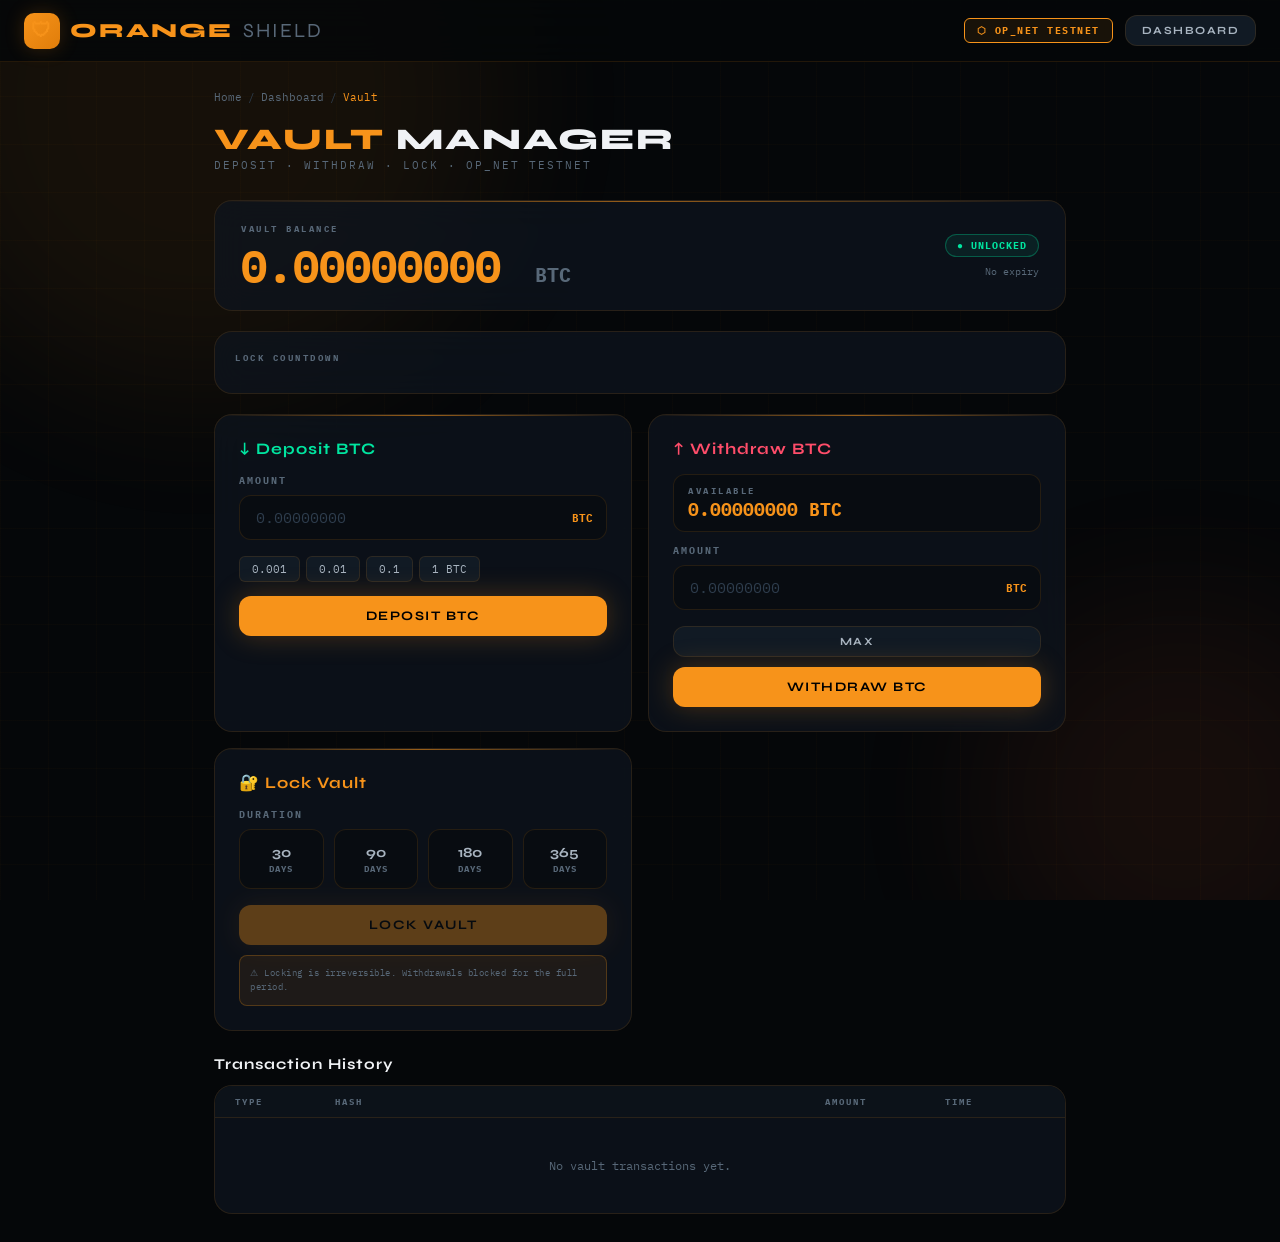
<file: vault.html>
<!DOCTYPE html>
<html lang="en">
<head>
  <meta charset="UTF-8"/>
  <meta name="viewport" content="width=device-width,initial-scale=1.0"/>
  <title>OrangeShield — Vault</title>
  <link rel="stylesheet" href="style.css"/>
</head>
<body>
<div class="bg-canvas">
  <div class="bg-orb bg-orb-1"></div>
  <div class="bg-orb bg-orb-2"></div>
</div>
<div class="grid-overlay"></div>
<div id="toasts"></div>

<header class="topbar">
  <a href="index.html" class="topbar-logo">
    <div class="logo-mark">🛡</div>
    ORANGE<span style="color:var(--text3);font-weight:400">SHIELD</span>
  </a>
  <div class="topbar-right">
    <span class="wallet-chip" id="wallet-chip"></span>
    <span class="net-badge">⬡ OP_NET TESTNET</span>
    <a href="dashboard.html" class="btn btn-ghost btn-sm">Dashboard</a>
  </div>
</header>

<div class="app-shell">
  <div class="main-wrap" style="margin-left:0;max-width:900px;margin:0 auto;padding:28px 24px;">
    <div class="breadcrumb">
      <a href="index.html">Home</a><span class="breadcrumb-sep">/</span>
      <a href="dashboard.html">Dashboard</a><span class="breadcrumb-sep">/</span>
      <span class="breadcrumb-current">Vault</span>
    </div>
    <div class="page-hdr">
      <div class="page-title"><span>Vault</span> Manager</div>
      <div class="page-sub">Deposit · Withdraw · Lock · OP_NET Testnet</div>
    </div>

    <div class="card card-glow" style="padding:22px 26px;margin-bottom:20px;display:flex;align-items:center;justify-content:space-between;flex-wrap:wrap;gap:16px;">
      <div>
        <div class="stat-label">Vault Balance</div>
        <div style="font-size:44px;font-weight:800;color:var(--or);line-height:1;font-family:var(--mono);">
          <span id="vt-bal">0.00000000</span>
          <span style="font-size:20px;color:var(--text3);margin-left:8px;">BTC</span>
        </div>
      </div>
      <div style="text-align:right;">
        <div id="vt-lock-badge" class="badge badge-unlock" style="margin-bottom:8px;">● UNLOCKED</div>
        <div id="vt-lock-exp" style="font-family:var(--mono);font-size:10px;color:var(--text3);">No expiry</div>
      </div>
    </div>

    <div class="card" style="padding:20px;margin-bottom:20px;">
      <div class="stat-label" style="margin-bottom:10px;">Lock Countdown</div>
      <div id="vt-countdown"></div>
    </div>

    <div style="display:grid;grid-template-columns:repeat(auto-fill,minmax(280px,1fr));gap:16px;">
      <!-- Deposit -->
      <div class="card card-glow" style="padding:24px;">
        <div style="font-size:16px;font-weight:700;margin-bottom:16px;letter-spacing:1px;color:var(--green);">↓ Deposit BTC</div>
        <div class="field">
          <label class="field-label">Amount</label>
          <div class="input-wrap">
            <input type="number" class="field-input" id="dep-amt" placeholder="0.00000000" step="0.00000001" min="0"/>
            <span class="input-unit">BTC</span>
          </div>
        </div>
        <div class="quick-pills">
          <span class="pill" onclick="document.getElementById('dep-amt').value='0.001'">0.001</span>
          <span class="pill" onclick="document.getElementById('dep-amt').value='0.01'">0.01</span>
          <span class="pill" onclick="document.getElementById('dep-amt').value='0.1'">0.1</span>
          <span class="pill" onclick="document.getElementById('dep-amt').value='1'">1 BTC</span>
        </div>
        <button class="btn btn-primary btn-full" id="dep-btn" onclick="handleDeposit()">Deposit BTC</button>
        <div class="tx-box" id="dep-tx"><div class="tx-lbl">✔ Deposit Confirmed</div><div class="tx-hash"></div></div>
      </div>

      <!-- Withdraw -->
      <div class="card card-glow" style="padding:24px;">
        <div style="font-size:16px;font-weight:700;margin-bottom:16px;letter-spacing:1px;color:var(--red);">↑ Withdraw BTC</div>
        <div class="err-panel" id="wd-lock-warn" style="display:none;margin-bottom:12px;">
          <div class="err-title">🔒 Vault Locked</div>
          <div class="err-msg" id="wd-lock-msg">Withdrawals blocked until lock expires.</div>
        </div>
        <div id="wd-form">
          <div style="background:var(--bg1);border:1px solid var(--border);border-radius:var(--radius);padding:10px 14px;margin-bottom:12px;">
            <div class="stat-label" style="margin-bottom:2px;">Available</div>
            <div style="font-family:var(--mono);font-size:18px;font-weight:700;color:var(--or);" id="wd-avail">0.00000000 BTC</div>
          </div>
          <div class="field">
            <label class="field-label">Amount</label>
            <div class="input-wrap">
              <input type="number" class="field-input" id="wd-amt" placeholder="0.00000000" step="0.00000001" min="0"/>
              <span class="input-unit">BTC</span>
            </div>
          </div>
          <button class="btn btn-ghost btn-sm btn-full" style="margin-bottom:10px;" onclick="setMaxWd()">MAX</button>
          <button class="btn btn-primary btn-full" id="wd-btn" onclick="handleWithdraw()">Withdraw BTC</button>
        </div>
        <div class="tx-box" id="wd-tx"><div class="tx-lbl">✔ Withdrawal Confirmed</div><div class="tx-hash"></div></div>
      </div>

      <!-- Lock -->
      <div class="card card-glow" style="padding:24px;">
        <div style="font-size:16px;font-weight:700;margin-bottom:16px;letter-spacing:1px;color:var(--or);">🔐 Lock Vault</div>
        <div class="err-panel" id="lock-already" style="display:none;margin-bottom:12px;">
          <div class="err-title">Already Locked</div>
          <div class="err-msg" id="lock-already-msg">Vault is currently locked.</div>
        </div>
        <div id="lock-form">
          <div class="field-label">Duration</div>
          <div class="dur-grid">
            <button class="dur-btn" id="dur-30" onclick="selDur(30)">30<small>DAYS</small></button>
            <button class="dur-btn" id="dur-90" onclick="selDur(90)">90<small>DAYS</small></button>
            <button class="dur-btn" id="dur-180" onclick="selDur(180)">180<small>DAYS</small></button>
            <button class="dur-btn" id="dur-365" onclick="selDur(365)">365<small>DAYS</small></button>
          </div>
          <div id="lock-preview-box" style="display:none;background:var(--bg1);border:1px solid var(--border2);border-radius:var(--radius);padding:12px;margin-bottom:14px;">
            <div class="stat-label" style="margin-bottom:4px;">Preview</div>
            <div id="lock-preview-txt" style="font-family:var(--mono);font-size:12px;color:var(--or);"></div>
            <div id="lock-preview-pts" style="font-family:var(--mono);font-size:10px;color:var(--text3);margin-top:2px;"></div>
          </div>
          <button class="btn btn-primary btn-full" id="lock-btn" onclick="handleLock()" disabled>Lock Vault</button>
          <div style="margin-top:10px;padding:10px;background:var(--or-dim);border:1px solid var(--border2);border-radius:8px;">
            <p style="font-family:var(--mono);font-size:9px;color:var(--text3);line-height:1.6;letter-spacing:0.5px;">
              ⚠ Locking is irreversible. Withdrawals blocked for the full period.
            </p>
          </div>
        </div>
        <div class="tx-box" id="lock-tx"><div class="tx-lbl">✔ Vault Locked</div><div class="tx-hash"></div></div>
      </div>
    </div>

    <!-- History -->
    <div style="margin-top:24px;">
      <div style="font-size:15px;font-weight:700;letter-spacing:1px;margin-bottom:12px;">Transaction History</div>
      <div class="card act-table">
        <div class="act-head"><div>Type</div><div>Hash</div><div>Amount</div><div>Time</div></div>
        <div id="act-list"><div class="act-empty">No vault transactions yet.</div></div>
      </div>
    </div>
  </div>
</div>

<script src="wallet.js"></script>
<script src="opnet-testnet.js"></script>
<script src="app.js"></script>
<script>
let _lockDur = null;
function selDur(days) {
  _lockDur = days;
  [30,90,180,365].forEach(d => document.getElementById('dur-'+d).classList.remove('sel'));
  document.getElementById('dur-'+days).classList.add('sel');
  const exp = new Date(Date.now()+days*86400000);
  document.getElementById('lock-preview-txt').textContent = `Unlock: ${exp.toLocaleDateString()}`;
  document.getElementById('lock-preview-pts').textContent = `Earn +${days*10} points`;
  document.getElementById('lock-preview-box').style.display='block';
  document.getElementById('lock-btn').disabled=false;
}
async function handleDeposit() {
  const amt = parseFloat(document.getElementById('dep-amt').value);
  if (isNaN(amt)||amt<=0){toast('Invalid','Enter valid amount','err');return;}
  const btn=document.getElementById('dep-btn'); hideTxBox('dep-tx'); setBtnLoading(btn,'Broadcasting...');
  try {
    const r=await depositBTC(amt); showTxBox('dep-tx',r.txHash);
    document.getElementById('dep-amt').value='';
    toast('Deposited',`+${amt} BTC`,'ok'); await initPage();
  } catch(e){toast('Failed',e.message,'err');}
  finally{setBtnDone(btn);}
}
function setMaxWd(){const addr=WalletManager.getAddress();if(!addr)return;const v=VaultDB.get(addr);document.getElementById('wd-amt').value=v.balance;}
async function handleWithdraw(){
  const amt=parseFloat(document.getElementById('wd-amt').value);
  if(isNaN(amt)||amt<=0){toast('Invalid','Enter valid amount','err');return;}
  const btn=document.getElementById('wd-btn'); hideTxBox('wd-tx'); setBtnLoading(btn,'Processing...');
  try {
    const r=await withdrawBTC(amt); showTxBox('wd-tx',r.txHash);
    document.getElementById('wd-amt').value='';
    toast('Withdrawn',`-${amt} BTC`,'ok'); await initPage();
  } catch(e){toast('Failed',e.message,'err');}
  finally{setBtnDone(btn);}
}
async function handleLock(){
  if(!_lockDur){toast('No Duration','Select a duration','err');return;}
  const btn=document.getElementById('lock-btn'); hideTxBox('lock-tx'); setBtnLoading(btn,'Locking...');
  try {
    const r=await lockVault(_lockDur); showTxBox('lock-tx',r.txHash);
    toast('Locked!',`${_lockDur} day lock active`,'ok'); _lockDur=null;
    [30,90,180,365].forEach(d=>document.getElementById('dur-'+d).classList.remove('sel'));
    document.getElementById('lock-preview-box').style.display='none';
    btn.disabled=true; await initPage();
  } catch(e){toast('Failed',e.message,'err');}
  finally{setBtnDone(btn);}
}
async function initPage(){
  const addr=WalletManager.getAddress(); if(!addr) return;
  const state=await getVaultState();
  document.getElementById('vt-bal').textContent=state.balance.toFixed(8);
  document.getElementById('wd-avail').textContent=state.balance.toFixed(8)+' BTC';
  const lB=document.getElementById('vt-lock-badge'),lE=document.getElementById('vt-lock-exp');
  const ww=document.getElementById('wd-lock-warn'),wf=document.getElementById('wd-form');
  const la=document.getElementById('lock-already'),lf=document.getElementById('lock-form');
  if(state.locked){
    lB.className='badge badge-lock';lB.textContent='🔒 LOCKED';
    const d=new Date(state.lockExpiry).toLocaleDateString();
    lE.textContent='Until '+d;
    ww.style.display='block';document.getElementById('wd-lock-msg').textContent='Locked until '+d;
    wf.style.opacity='0.4';wf.style.pointerEvents='none';
    la.style.display='block';document.getElementById('lock-already-msg').textContent='Vault locked until '+d;
    lf.style.opacity='0.4';lf.style.pointerEvents='none';
  } else {
    lB.className='badge badge-unlock';lB.textContent='● UNLOCKED';lE.textContent='No expiry';
    ww.style.display='none';wf.style.opacity='';wf.style.pointerEvents='';
    la.style.display='none';lf.style.opacity='';lf.style.pointerEvents='';
  }
  renderCountdown('vt-countdown',state.locked?state.lockExpiry:null);
  const acts=await getActivity();
  const cont=document.getElementById('act-list');
  const vaultActs=(acts.activity||[]).filter(a=>['deposit','withdraw','lock'].includes(a.type));
  if(vaultActs.length===0){cont.innerHTML='<div class="act-empty">No vault transactions yet.</div>';return;}
  cont.innerHTML=vaultActs.map(a=>{
    const url=`${OPNET_TESTNET.explorer}/tx/${a.txHash}`;
    const sh=a.txHash.slice(0,16)+'…'+a.txHash.slice(-6);
    const t=new Date(a.ts).toLocaleString('en-US',{month:'short',day:'numeric',hour:'2-digit',minute:'2-digit'});
    return `<div class="act-row"><span class="act-type ${a.type.slice(0,3)}">${a.type.toUpperCase()}</span><span class="act-hash"><a href="${url}" target="_blank">${sh}</a></span><span class="act-amt" style="font-family:var(--mono);font-size:11px;">${a.amount}</span><span class="act-time">${t}</span></div>`;
  }).join('');
}
document.addEventListener('DOMContentLoaded', ()=>{ if(WalletManager.isConnected()) initPage(); });
</script>
</body>
</html>
</file>
<file: style.css>
@import url('https://fonts.googleapis.com/css2?family=Syne:wght@400;500;600;700;800&family=IBM+Plex+Mono:wght@300;400;500;700&display=swap');

/* ═══════════════════════════════════════════════
   DESIGN TOKENS
═══════════════════════════════════════════════ */
:root {
  --or: #f7931a;
  --or2: #e07d0a;
  --or3: #ffa94d;
  --or-glow: rgba(247,147,26,0.2);
  --or-glow-lg: rgba(247,147,26,0.35);
  --or-dim: rgba(247,147,26,0.08);

  --bg:    #050709;
  --bg1:   #080c11;
  --bg2:   #0c1219;
  --bg3:   #111a24;
  --bg4:   #16212e;
  --glass: rgba(14,20,30,0.75);
  --glass2: rgba(20,28,42,0.6);

  --border:  rgba(247,147,26,0.12);
  --border2: rgba(247,147,26,0.25);
  --border3: rgba(247,147,26,0.5);

  --text:    #f0f2f5;
  --text2:   #a8b4c0;
  --text3:   #586878;
  --text4:   #2e3d4d;

  --green:  #00e5a0;
  --red:    #ff4d6a;
  --blue:   #4da6ff;
  --purple: #b06eff;

  --radius: 12px;
  --radius2: 18px;
  --mono: 'IBM Plex Mono', monospace;
  --display: 'Syne', sans-serif;

  --sidebar-w: 230px;
  --topbar-h: 62px;
}

/* ═══════════════════════════════════════════════
   RESET & BASE
═══════════════════════════════════════════════ */
*, *::before, *::after { margin:0; padding:0; box-sizing:border-box; }
html { scroll-behavior:smooth; }
body {
  font-family: var(--display);
  background: var(--bg);
  color: var(--text);
  min-height: 100vh;
  overflow-x: hidden;
  -webkit-font-smoothing: antialiased;
}
a { text-decoration: none; color: inherit; }
button { cursor: pointer; font-family: inherit; }
input, textarea, select { font-family: var(--mono); }

/* ═══════════════════════════════════════════════
   SCROLLBAR
═══════════════════════════════════════════════ */
::-webkit-scrollbar { width: 4px; }
::-webkit-scrollbar-track { background: var(--bg2); }
::-webkit-scrollbar-thumb { background: var(--border2); border-radius: 2px; }

/* ═══════════════════════════════════════════════
   ANIMATED BACKGROUND
═══════════════════════════════════════════════ */
.bg-canvas {
  position: fixed; inset: 0; z-index: 0; pointer-events: none;
  overflow: hidden;
}
.bg-orb {
  position: absolute;
  border-radius: 50%;
  filter: blur(80px);
  opacity: 0.07;
  animation: orb-drift 20s ease-in-out infinite;
}
.bg-orb-1 {
  width: 600px; height: 600px;
  background: var(--or);
  top: -200px; left: -100px;
  animation-delay: 0s;
}
.bg-orb-2 {
  width: 400px; height: 400px;
  background: #ff6b35;
  bottom: -100px; right: -100px;
  animation-delay: -7s;
}
.bg-orb-3 {
  width: 300px; height: 300px;
  background: var(--or3);
  top: 50%; left: 60%;
  animation-delay: -13s;
}
@keyframes orb-drift {
  0%,100% { transform: translate(0,0) scale(1); }
  33%      { transform: translate(40px,-30px) scale(1.08); }
  66%      { transform: translate(-20px,40px) scale(0.95); }
}

.grid-overlay {
  position: fixed; inset: 0; z-index: 0; pointer-events: none;
  background-image:
    linear-gradient(rgba(247,147,26,0.025) 1px, transparent 1px),
    linear-gradient(90deg, rgba(247,147,26,0.025) 1px, transparent 1px);
  background-size: 48px 48px;
}

/* ═══════════════════════════════════════════════
   TOPBAR
═══════════════════════════════════════════════ */
.topbar {
  position: fixed; top:0; left:0; right:0;
  height: var(--topbar-h);
  z-index: 200;
  display: flex; align-items: center; justify-content: space-between;
  padding: 0 24px;
  background: rgba(5,7,9,0.88);
  backdrop-filter: blur(20px);
  border-bottom: 1px solid var(--border);
}
.topbar-logo {
  display: flex; align-items: center; gap: 10px;
  font-size: 20px; font-weight: 800; letter-spacing: 2px;
  color: var(--or);
}
.logo-mark {
  width: 36px; height: 36px;
  background: linear-gradient(135deg, var(--or), var(--or2));
  border-radius: 10px;
  display: flex; align-items: center; justify-content: center;
  font-size: 20px;
  box-shadow: 0 0 20px var(--or-glow);
}
.topbar-right {
  display: flex; align-items: center; gap: 12px;
}
.net-badge {
  font-family: var(--mono);
  font-size: 10px; font-weight: 700;
  letter-spacing: 1.5px; text-transform: uppercase;
  padding: 5px 12px; border-radius: 6px;
  background: var(--or-dim);
  border: 1px solid var(--or);
  color: var(--or);
  animation: badge-pulse 3s ease-in-out infinite;
}
@keyframes badge-pulse {
  0%,100% { box-shadow: 0 0 6px var(--or-glow); }
  50%      { box-shadow: 0 0 18px var(--or-glow-lg); }
}
.wallet-chip {
  font-family: var(--mono); font-size: 11px;
  padding: 6px 14px; border-radius: 8px;
  background: var(--bg3); border: 1px solid var(--border2);
  color: var(--text2);
  display: none;
}
.wallet-chip.show { display: block; }

/* ═══════════════════════════════════════════════
   SIDEBAR
═══════════════════════════════════════════════ */
.sidebar {
  position: fixed;
  top: var(--topbar-h); left: 0; bottom: 0;
  width: var(--sidebar-w);
  z-index: 100;
  background: var(--bg1);
  border-right: 1px solid var(--border);
  display: flex; flex-direction: column;
  overflow-y: auto;
  padding: 20px 0;
}
.sidebar-profile {
  padding: 0 16px 20px;
  border-bottom: 1px solid var(--border);
  margin-bottom: 16px;
}
.sidebar-avatar {
  width: 42px; height: 42px;
  background: var(--or-dim);
  border: 1px solid var(--border2);
  border-radius: 50%;
  display: flex; align-items: center; justify-content: center;
  font-size: 20px;
  margin-bottom: 8px;
}
.sidebar-addr {
  font-family: var(--mono); font-size: 11px; color: var(--text2);
  word-break: break-all;
}
.sidebar-tier {
  margin-top: 4px;
  font-size: 10px; font-weight: 700; letter-spacing: 2px;
  text-transform: uppercase; color: var(--or);
}

.nav-group-label {
  font-family: var(--mono); font-size: 9px; font-weight: 700;
  letter-spacing: 2px; text-transform: uppercase;
  color: var(--text4); padding: 0 20px; margin-bottom: 4px;
}
.nav-item {
  display: flex; align-items: center; gap: 10px;
  padding: 10px 20px; margin: 0 8px 2px;
  border-radius: var(--radius);
  color: var(--text2); font-size: 14px; font-weight: 600;
  border: none; background: none; text-align: left; width: calc(100% - 16px);
  transition: all 0.15s ease; cursor: pointer;
  letter-spacing: 0.3px;
}
.nav-item:hover { background: var(--bg3); color: var(--text); }
.nav-item.active {
  background: var(--or-dim);
  color: var(--or);
  border-left: 2px solid var(--or);
  border-radius: 0 var(--radius) var(--radius) 0;
  margin-left: 0; padding-left: 22px;
}
.nav-icon { width: 20px; text-align: center; font-size: 16px; flex-shrink: 0; }
.nav-badge {
  margin-left: auto;
  background: var(--or); color: #000;
  font-size: 9px; font-weight: 700;
  padding: 2px 6px; border-radius: 10px;
  font-family: var(--mono);
}
.sidebar-bottom {
  margin-top: auto; padding: 16px;
  border-top: 1px solid var(--border);
}

/* ═══════════════════════════════════════════════
   MAIN LAYOUT
═══════════════════════════════════════════════ */
.app-shell {
  position: relative; z-index: 1;
  padding-top: var(--topbar-h);
}
.main-wrap {
  margin-left: var(--sidebar-w);
  padding: 28px 32px;
  min-height: calc(100vh - var(--topbar-h));
  max-width: 1100px;
}

/* Breadcrumb */
.breadcrumb {
  display: flex; align-items: center; gap: 6px;
  font-family: var(--mono); font-size: 11px; color: var(--text3);
  margin-bottom: 20px;
}
.breadcrumb-sep { color: var(--text4); }
.breadcrumb-current { color: var(--or); }

/* Page Header */
.page-hdr { margin-bottom: 28px; }
.page-title {
  font-size: 30px; font-weight: 800; letter-spacing: 2px;
  text-transform: uppercase; line-height: 1;
  margin-bottom: 4px;
}
.page-title span { color: var(--or); }
.page-sub {
  font-family: var(--mono); font-size: 11px;
  color: var(--text3); letter-spacing: 2px; text-transform: uppercase;
}

/* ═══════════════════════════════════════════════
   GLASS CARDS
═══════════════════════════════════════════════ */
.card {
  background: var(--glass);
  backdrop-filter: blur(16px);
  border: 1px solid var(--border);
  border-radius: var(--radius2);
  transition: border-color 0.2s;
}
.card:hover { border-color: var(--border2); }
.card-glow {
  position: relative; overflow: hidden;
}
.card-glow::before {
  content: '';
  position: absolute; top: 0; left: 0; right: 0;
  height: 1px;
  background: linear-gradient(90deg, transparent 0%, var(--or) 50%, transparent 100%);
  opacity: 0.6;
}

/* ═══════════════════════════════════════════════
   STAT CARDS
═══════════════════════════════════════════════ */
.stat-grid {
  display: grid;
  grid-template-columns: repeat(auto-fill, minmax(180px, 1fr));
  gap: 14px;
  margin-bottom: 24px;
}
.stat-card {
  padding: 20px;
  position: relative; overflow: hidden;
}
.stat-card::after {
  content: attr(data-icon);
  position: absolute; right: 16px; bottom: 12px;
  font-size: 36px; opacity: 0.08;
}
.stat-label {
  font-family: var(--mono); font-size: 9px; font-weight: 700;
  letter-spacing: 2.5px; text-transform: uppercase;
  color: var(--text3); margin-bottom: 10px;
}
.stat-val {
  font-size: 26px; font-weight: 800; line-height: 1;
  margin-bottom: 4px;
}
.stat-val.orange { color: var(--or); }
.stat-val.green  { color: var(--green); }
.stat-val.red    { color: var(--red); }
.stat-val.blue   { color: var(--blue); }
.stat-meta {
  font-family: var(--mono); font-size: 10px; color: var(--text3);
}

/* ═══════════════════════════════════════════════
   BUTTONS
═══════════════════════════════════════════════ */
.btn {
  display: inline-flex; align-items: center; justify-content: center; gap: 8px;
  font-family: var(--display); font-weight: 700; font-size: 13px;
  letter-spacing: 1.5px; text-transform: uppercase;
  padding: 12px 26px; border-radius: var(--radius);
  border: none; cursor: pointer; transition: all 0.2s ease;
  white-space: nowrap; position: relative; overflow: hidden;
}
.btn::after {
  content: ''; position: absolute; inset: 0;
  background: rgba(255,255,255,0);
  transition: background 0.15s;
}
.btn:hover::after { background: rgba(255,255,255,0.06); }
.btn:active { transform: scale(0.98); }
.btn:disabled {
  opacity: 0.35; cursor: not-allowed; transform: none !important;
}

.btn-primary {
  background: var(--or); color: #000;
  box-shadow: 0 0 28px rgba(247,147,26,0.25);
}
.btn-primary:hover { background: var(--or3); box-shadow: 0 0 40px rgba(247,147,26,0.4); }

.btn-outline {
  background: transparent; color: var(--or);
  border: 1px solid var(--or);
}
.btn-outline:hover { background: var(--or-dim); }

.btn-ghost {
  background: var(--bg3); color: var(--text2);
  border: 1px solid var(--border);
}
.btn-ghost:hover { border-color: var(--border2); color: var(--text); }

.btn-danger {
  background: transparent; color: var(--red);
  border: 1px solid rgba(255,77,106,0.4);
}
.btn-danger:hover { background: rgba(255,77,106,0.08); }

.btn-full { width: 100%; }
.btn-sm { padding: 8px 16px; font-size: 11px; }

/* Spinner */
.spin {
  width: 16px; height: 16px;
  border: 2px solid rgba(247,147,26,0.2);
  border-top-color: var(--or);
  border-radius: 50%;
  animation: spin 0.65s linear infinite;
  display: none;
}
.spin.active { display: inline-block; }
@keyframes spin { to { transform: rotate(360deg); } }

/* ═══════════════════════════════════════════════
   FORM ELEMENTS
═══════════════════════════════════════════════ */
.field { margin-bottom: 16px; }
.field-label {
  display: block;
  font-family: var(--mono); font-size: 10px; font-weight: 700;
  letter-spacing: 2px; text-transform: uppercase;
  color: var(--text3); margin-bottom: 8px;
}
.field-input {
  width: 100%;
  background: var(--bg1);
  border: 1px solid var(--border);
  border-radius: var(--radius);
  padding: 12px 16px;
  color: var(--text); font-size: 15px;
  outline: none; transition: all 0.2s;
}
.field-input:focus {
  border-color: var(--or);
  box-shadow: 0 0 0 3px var(--or-glow);
}
.field-input::placeholder { color: var(--text4); }

.input-wrap { position: relative; }
.input-wrap .field-input { padding-right: 60px; }
.input-unit {
  position: absolute; right: 14px; top: 50%;
  transform: translateY(-50%);
  font-family: var(--mono); font-size: 11px; font-weight: 700;
  color: var(--or); pointer-events: none;
}

.field-textarea {
  width: 100%; resize: vertical; min-height: 90px;
  background: var(--bg1); border: 1px solid var(--border);
  border-radius: var(--radius); padding: 12px 16px;
  color: var(--text); font-size: 13px;
  outline: none; transition: all 0.2s;
}
.field-textarea:focus { border-color: var(--or); box-shadow: 0 0 0 3px var(--or-glow); }

/* Quick-fill pills */
.quick-pills {
  display: flex; flex-wrap: wrap; gap: 6px;
  margin-bottom: 14px;
}
.pill {
  font-family: var(--mono); font-size: 11px;
  padding: 5px 12px; border-radius: 6px;
  background: var(--bg3); border: 1px solid var(--border);
  color: var(--text2); cursor: pointer; transition: all 0.15s;
}
.pill:hover { border-color: var(--or); color: var(--or); background: var(--or-dim); }

/* Duration selector */
.dur-grid {
  display: grid; grid-template-columns: repeat(4,1fr); gap: 10px;
  margin-bottom: 16px;
}
.dur-btn {
  padding: 14px 8px; border-radius: var(--radius);
  background: var(--bg1); border: 1px solid var(--border);
  color: var(--text2); cursor: pointer;
  font-family: var(--display); font-weight: 700; font-size: 14px;
  text-align: center; transition: all 0.15s;
}
.dur-btn small {
  display: block; font-family: var(--mono); font-size: 9px;
  color: var(--text3); margin-top: 2px; letter-spacing: 1px;
}
.dur-btn:hover, .dur-btn.sel {
  border-color: var(--or); color: var(--or); background: var(--or-dim);
}

/* ═══════════════════════════════════════════════
   TOAST
═══════════════════════════════════════════════ */
#toasts {
  position: fixed; bottom: 24px; right: 24px;
  z-index: 9999; display: flex; flex-direction: column; gap: 10px;
  max-width: 380px; pointer-events: none;
}
.toast {
  background: var(--bg3);
  backdrop-filter: blur(20px);
  border-radius: var(--radius);
  padding: 14px 18px;
  display: flex; align-items: flex-start; gap: 12px;
  box-shadow: 0 12px 40px rgba(0,0,0,0.6);
  border-left: 3px solid var(--or);
  animation: t-in 0.3s ease;
  pointer-events: all;
}
.toast.ok  { border-left-color: var(--green); }
.toast.err { border-left-color: var(--red); }
.toast.info{ border-left-color: var(--blue); }
.toast-ico { font-size: 20px; flex-shrink: 0; margin-top: -1px; }
.toast-ttl { font-weight: 700; font-size: 13px; margin-bottom: 2px; }
.toast-msg { font-family: var(--mono); font-size: 11px; color: var(--text2); }
@keyframes t-in  { from { opacity:0; transform: translateX(24px); } }
@keyframes t-out { to   { opacity:0; transform: translateX(24px); } }

/* ═══════════════════════════════════════════════
   TX RESULT
═══════════════════════════════════════════════ */
.tx-box {
  background: rgba(0,229,160,0.05);
  border: 1px solid rgba(0,229,160,0.2);
  border-radius: var(--radius);
  padding: 14px 18px;
  display: none; margin-top: 14px;
}
.tx-box.show { display: block; }
.tx-lbl {
  font-family: var(--mono); font-size: 9px; font-weight: 700;
  letter-spacing: 2px; text-transform: uppercase;
  color: var(--green); margin-bottom: 6px;
}
.tx-hash {
  font-family: var(--mono); font-size: 11px; color: var(--text2);
  word-break: break-all;
}
.tx-hash a { color: var(--or); border-bottom: 1px dashed rgba(247,147,26,0.3); }
.tx-hash a:hover { border-bottom-color: var(--or); }

/* ═══════════════════════════════════════════════
   LOCK STATUS / BADGES
═══════════════════════════════════════════════ */
.badge {
  display: inline-flex; align-items: center; gap: 5px;
  padding: 4px 11px; border-radius: 20px;
  font-family: var(--mono); font-size: 10px; font-weight: 700;
  letter-spacing: 1px; text-transform: uppercase;
}
.badge-lock   { background: rgba(255,77,106,0.1); border: 1px solid rgba(255,77,106,0.35); color: var(--red); }
.badge-unlock { background: rgba(0,229,160,0.08); border: 1px solid rgba(0,229,160,0.3); color: var(--green); }
.badge-or     { background: var(--or-dim); border: 1px solid var(--border2); color: var(--or); }

/* ═══════════════════════════════════════════════
   COUNTDOWN
═══════════════════════════════════════════════ */
.countdown-row {
  display: flex; gap: 12px; flex-wrap: wrap;
  margin: 12px 0;
}
.cd-unit {
  background: var(--bg2); border: 1px solid var(--border);
  border-radius: 10px; padding: 12px 16px; text-align: center;
  min-width: 72px;
}
.cd-num {
  font-family: var(--mono); font-size: 28px; font-weight: 700;
  color: var(--or); line-height: 1;
}
.cd-lbl {
  font-family: var(--mono); font-size: 9px; letter-spacing: 2px;
  text-transform: uppercase; color: var(--text3); margin-top: 4px;
}

/* ═══════════════════════════════════════════════
   ACTIVITY TABLE
═══════════════════════════════════════════════ */
.act-table { overflow: hidden; border-radius: var(--radius2); }
.act-head {
  display: grid; grid-template-columns: 100px 1fr 120px 100px;
  padding: 10px 20px;
  background: var(--bg2); border-bottom: 1px solid var(--border);
  font-family: var(--mono); font-size: 9px; font-weight: 700;
  letter-spacing: 2px; text-transform: uppercase; color: var(--text3);
}
.act-row {
  display: grid; grid-template-columns: 100px 1fr 120px 100px;
  padding: 12px 20px;
  border-bottom: 1px solid rgba(255,255,255,0.03);
  font-size: 13px; align-items: center;
  transition: background 0.1s;
}
.act-row:hover { background: var(--bg3); }
.act-row:last-child { border-bottom: none; }
.act-type { font-weight: 700; }
.act-type.dep  { color: var(--green); }
.act-type.wd   { color: var(--red); }
.act-type.lock { color: var(--or); }
.act-type.nom  { color: var(--purple); }
.act-type.ref  { color: var(--blue); }
.act-hash { font-family: var(--mono); font-size: 11px; color: var(--text3); }
.act-hash a { color: var(--text2); transition: color 0.1s; }
.act-hash a:hover { color: var(--or); }
.act-amt { font-family: var(--mono); font-size: 12px; }
.act-time { font-family: var(--mono); font-size: 10px; color: var(--text3); }
.act-empty {
  padding: 40px; text-align: center;
  font-family: var(--mono); font-size: 12px; color: var(--text3);
}

/* ═══════════════════════════════════════════════
   TIER DISPLAY
═══════════════════════════════════════════════ */
.tier-bar { margin: 16px 0; }
.tier-track {
  height: 6px; border-radius: 3px;
  background: var(--bg2); overflow: hidden; margin-bottom: 6px;
}
.tier-fill {
  height: 100%; border-radius: 3px;
  background: linear-gradient(90deg, var(--or2), var(--or3));
  transition: width 0.6s ease;
}
.tier-info {
  display: flex; justify-content: space-between;
  font-family: var(--mono); font-size: 10px; color: var(--text3);
}

/* ═══════════════════════════════════════════════
   REFERRAL BOX
═══════════════════════════════════════════════ */
.ref-link-box {
  display: flex; gap: 8px; align-items: stretch;
  background: var(--bg1); border: 1px solid var(--border2);
  border-radius: var(--radius); overflow: hidden;
  margin-bottom: 16px;
}
.ref-link-input {
  flex: 1; background: transparent; border: none;
  padding: 12px 16px; color: var(--or);
  font-family: var(--mono); font-size: 12px;
  outline: none;
}
.ref-copy-btn {
  padding: 0 18px; background: var(--or); color: #000;
  border: none; font-family: var(--display); font-weight: 700;
  font-size: 11px; letter-spacing: 1px; cursor: pointer;
  transition: background 0.15s;
}
.ref-copy-btn:hover { background: var(--or3); }

/* ═══════════════════════════════════════════════
   NOMINATION CARDS
═══════════════════════════════════════════════ */
.nom-card {
  padding: 18px 20px;
  margin-bottom: 12px;
  display: flex; align-items: center; gap: 16px;
}
.nom-avatar {
  width: 44px; height: 44px; border-radius: 50%; flex-shrink: 0;
  background: var(--bg3); border: 1px solid var(--border2);
  display: flex; align-items: center; justify-content: center;
  font-size: 20px;
}
.nom-info { flex: 1; }
.nom-name { font-weight: 700; font-size: 15px; margin-bottom: 3px; }
.nom-desc { font-size: 12px; color: var(--text2); }
.nom-addr { font-family: var(--mono); font-size: 10px; color: var(--text3); margin-top: 2px; }
.nom-actions { display: flex; align-items: center; gap: 10px; }
.vote-count {
  font-family: var(--mono); font-size: 18px; font-weight: 700; color: var(--or);
  min-width: 36px; text-align: center;
}
.vote-lbl { font-family: var(--mono); font-size: 8px; text-transform: uppercase; letter-spacing: 1px; color: var(--text3); text-align: center; }

/* ═══════════════════════════════════════════════
   GATE OVERLAY
═══════════════════════════════════════════════ */
.gate {
  position: fixed; inset: 0; z-index: 300;
  background: rgba(5,7,9,0.95);
  backdrop-filter: blur(12px);
  display: flex; flex-direction: column;
  align-items: center; justify-content: center;
  gap: 20px; text-align: center; padding: 24px;
}
.gate.hide { display: none; }
.gate-ico { font-size: 64px; }
.gate-title { font-size: 22px; font-weight: 800; letter-spacing: 2px; color: var(--or); }
.gate-sub { font-family: var(--mono); font-size: 13px; color: var(--text2); max-width: 380px; line-height: 1.7; }

/* ═══════════════════════════════════════════════
   PAGE SECTIONS
═══════════════════════════════════════════════ */
.section { display: none; }
.section.active { display: block; }

/* ═══════════════════════════════════════════════
   AUDIO TOGGLE
═══════════════════════════════════════════════ */
.audio-btn {
  position: fixed; bottom: 24px; left: calc(var(--sidebar-w) + 24px);
  z-index: 150;
  background: var(--bg3); border: 1px solid var(--border2);
  border-radius: 50%; width: 42px; height: 42px;
  display: flex; align-items: center; justify-content: center;
  font-size: 18px; cursor: pointer;
  transition: all 0.2s; box-shadow: 0 4px 16px rgba(0,0,0,0.4);
}
.audio-btn:hover { border-color: var(--or); background: var(--or-dim); }

/* ═══════════════════════════════════════════════
   WELCOME PAGE (index.html)
═══════════════════════════════════════════════ */
.landing { position: relative; z-index: 1; }

.hero-section {
  min-height: 100vh;
  display: flex; flex-direction: column;
  align-items: center; justify-content: center;
  padding: 80px 24px 60px; text-align: center;
}
.hero-eyebrow {
  font-family: var(--mono); font-size: 11px; font-weight: 700;
  letter-spacing: 4px; text-transform: uppercase;
  color: var(--or); margin-bottom: 24px;
  border: 1px solid var(--border2); padding: 6px 20px; border-radius: 20px;
  background: var(--or-dim); display: inline-block;
}
.hero-shield {
  width: 140px; height: 160px; margin: 0 auto 32px;
  position: relative; animation: hero-float 5s ease-in-out infinite;
}
@keyframes hero-float {
  0%,100% { transform: translateY(0) rotate(0deg); }
  50%      { transform: translateY(-12px) rotate(1deg); }
}
.hero-title {
  font-size: clamp(52px, 9vw, 88px);
  font-weight: 800; line-height: 0.92;
  letter-spacing: -1px; margin-bottom: 20px;
}
.hero-title .accent { color: var(--or); }
.hero-title .dim { color: var(--text3); font-weight: 400; }
.hero-tagline {
  font-size: 18px; color: var(--text2); max-width: 560px;
  line-height: 1.6; margin: 0 auto 44px;
  font-weight: 500;
}
.hero-cta { display: flex; gap: 14px; justify-content: center; flex-wrap: wrap; }

.hero-stats {
  display: flex; gap: 40px; justify-content: center;
  flex-wrap: wrap; margin-top: 72px;
  padding-top: 40px; border-top: 1px solid var(--border);
}
.hero-stat-val {
  font-size: 34px; font-weight: 800; color: var(--or);
  font-family: var(--mono);
}
.hero-stat-lbl {
  font-size: 11px; color: var(--text3); letter-spacing: 2px;
  text-transform: uppercase; margin-top: 4px;
}

/* Features section */
.features-section {
  padding: 80px 24px;
  max-width: 1100px; margin: 0 auto;
}
.features-title {
  text-align: center; font-size: 36px; font-weight: 800;
  letter-spacing: 2px; text-transform: uppercase;
  margin-bottom: 8px;
}
.features-title span { color: var(--or); }
.features-sub {
  text-align: center; font-family: var(--mono); font-size: 12px;
  color: var(--text3); letter-spacing: 2px; margin-bottom: 48px;
}
.feat-grid {
  display: grid; grid-template-columns: repeat(auto-fill, minmax(290px, 1fr));
  gap: 18px;
}
.feat-card {
  padding: 28px;
  position: relative; overflow: hidden;
}
.feat-ico {
  font-size: 36px; margin-bottom: 16px;
  display: block;
}
.feat-title {
  font-size: 18px; font-weight: 700; letter-spacing: 1px;
  margin-bottom: 8px; color: var(--text);
}
.feat-desc {
  font-size: 14px; color: var(--text2); line-height: 1.65;
}
.feat-tag {
  position: absolute; top: 16px; right: 16px;
  font-family: var(--mono); font-size: 9px; font-weight: 700;
  letter-spacing: 1.5px; text-transform: uppercase;
  padding: 3px 9px; border-radius: 4px;
  background: var(--or-dim); color: var(--or);
  border: 1px solid var(--border2);
}

/* Footer */
.landing-footer {
  padding: 48px 24px;
  border-top: 1px solid var(--border);
  text-align: center;
  font-family: var(--mono); font-size: 11px; color: var(--text4);
  letter-spacing: 1px;
}
.landing-footer span { color: var(--or); }

/* ═══════════════════════════════════════════════
   REWARDS PAGE TIERS
═══════════════════════════════════════════════ */
.tier-cards {
  display: grid; grid-template-columns: repeat(4,1fr); gap: 12px;
  margin-bottom: 24px;
}
.tier-card {
  padding: 18px 16px; text-align: center;
  border-radius: var(--radius2);
  border: 1px solid var(--border);
  background: var(--glass); cursor: default;
  transition: all 0.2s;
}
.tier-card.current {
  border-color: var(--or);
  box-shadow: 0 0 24px var(--or-glow);
  background: var(--or-dim);
}
.tier-ico  { font-size: 32px; margin-bottom: 8px; }
.tier-name {
  font-weight: 800; font-size: 14px; letter-spacing: 2px;
  text-transform: uppercase; margin-bottom: 4px;
}
.tier-pts  { font-family: var(--mono); font-size: 11px; color: var(--text3); }
.tier-pts span { color: var(--text2); }

/* ═══════════════════════════════════════════════
   SETTINGS
═══════════════════════════════════════════════ */
.settings-row {
  display: flex; align-items: center; justify-content: space-between;
  padding: 16px 20px; border-bottom: 1px solid var(--border);
}
.settings-row:last-child { border-bottom: none; }
.settings-key { font-weight: 600; font-size: 14px; margin-bottom: 2px; }
.settings-val { font-family: var(--mono); font-size: 11px; color: var(--text3); }

/* Toggle switch */
.toggle {
  position: relative; width: 44px; height: 24px; flex-shrink: 0;
}
.toggle input { opacity: 0; width: 0; height: 0; }
.toggle-slider {
  position: absolute; inset: 0;
  background: var(--bg2); border: 1px solid var(--border2);
  border-radius: 12px; cursor: pointer; transition: all 0.2s;
}
.toggle-slider::after {
  content: ''; position: absolute; left: 3px; top: 3px;
  width: 16px; height: 16px; border-radius: 50%;
  background: var(--text3); transition: all 0.2s;
}
.toggle input:checked + .toggle-slider { background: var(--or-dim); border-color: var(--or); }
.toggle input:checked + .toggle-slider::after { background: var(--or); transform: translateX(20px); }

/* ═══════════════════════════════════════════════
   WALLET REQUIRED PANEL
═══════════════════════════════════════════════ */
.wallet-req-panel {
  background: var(--bg2); border: 1px solid rgba(255,77,106,0.3);
  border-radius: var(--radius2); padding: 32px;
  text-align: center; display: none; max-width: 460px; margin: 0 auto;
}
.wallet-req-panel.show { display: block; }
.wallet-req-panel h3 { color: var(--red); font-size: 18px; letter-spacing: 1px; margin-bottom: 10px; }
.wallet-req-panel p { font-size: 14px; color: var(--text2); line-height: 1.6; }
.wallet-req-panel a { color: var(--or); border-bottom: 1px solid var(--border2); }

/* ═══════════════════════════════════════════════
   ERROR PANEL
═══════════════════════════════════════════════ */
.err-panel {
  background: rgba(255,77,106,0.06); border: 1px solid rgba(255,77,106,0.25);
  border-radius: var(--radius); padding: 14px 18px;
  display: none; margin-top: 14px;
}
.err-panel.show { display: block; }
.err-title { font-family: var(--mono); font-size: 10px; font-weight: 700; letter-spacing: 1px; color: var(--red); margin-bottom: 4px; }
.err-msg   { font-size: 13px; color: var(--text2); }

/* ═══════════════════════════════════════════════
   RESPONSIVE
═══════════════════════════════════════════════ */
@media (max-width: 900px) {
  :root { --sidebar-w: 0px; }
  .sidebar { display: none; }
  .main-wrap { margin-left: 0; padding: 16px; }
  .tier-cards { grid-template-columns: repeat(2,1fr); }
  .act-head, .act-row { grid-template-columns: 80px 1fr 80px; }
  .act-time { display: none; }
}
@media (max-width: 600px) {
  .hero-title { font-size: 42px; }
  .stat-grid { grid-template-columns: repeat(2,1fr); }
  .dur-grid  { grid-template-columns: repeat(2,1fr); }
}
</file>
